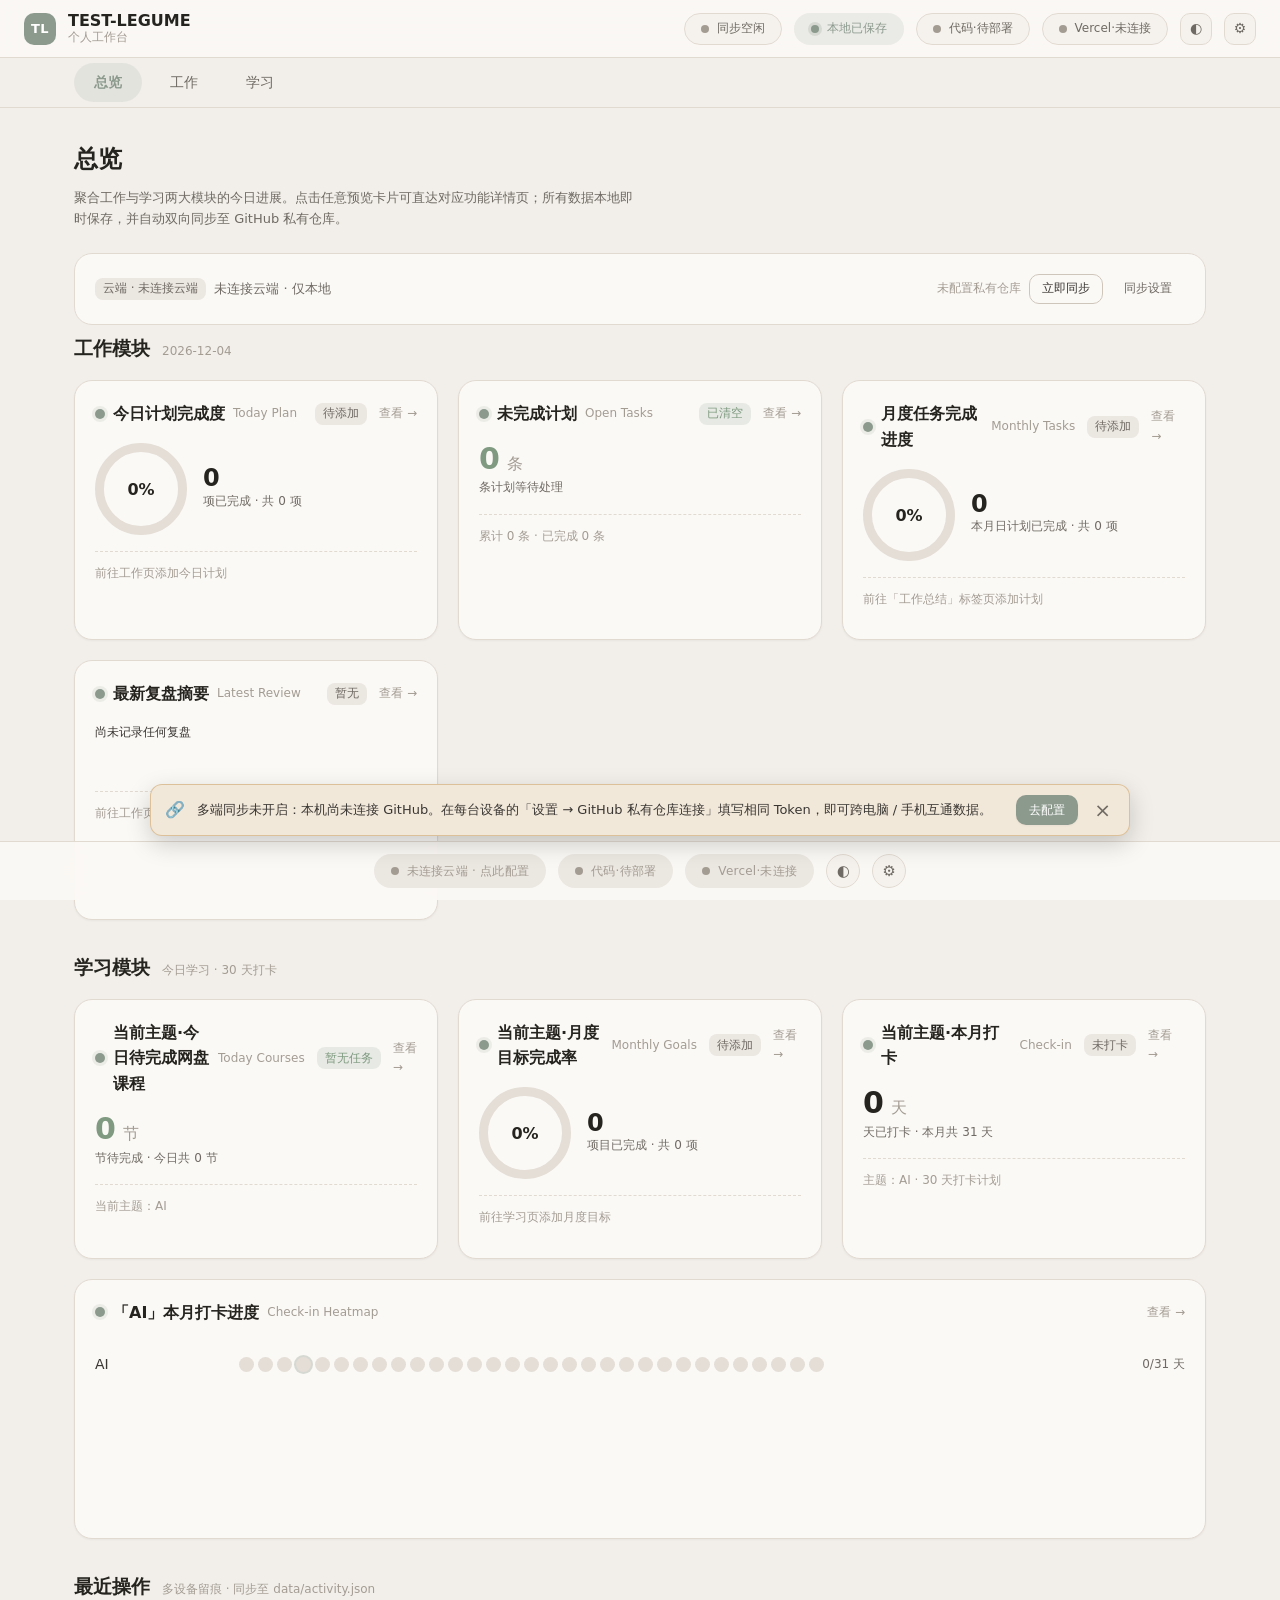
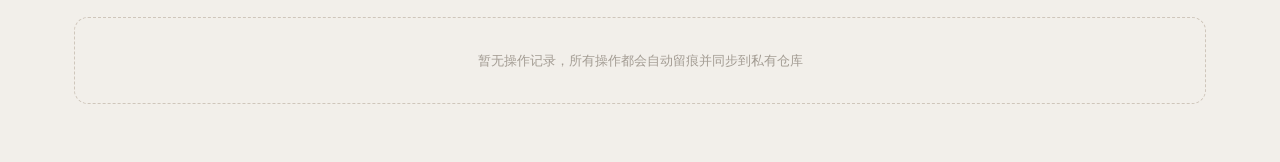
<file: index.html>
<!DOCTYPE html>
<html lang="zh-CN" data-theme="light">
<head>
<meta charset="UTF-8">
<meta name="viewport" content="width=device-width, initial-scale=1, viewport-fit=cover, user-scalable=no">
<meta name="description" content="TEST-LEGUME 个人工作台 · 总览">
<meta name="theme-color" content="#8C9A8E">
<meta name="apple-mobile-web-app-capable" content="yes">
<meta name="apple-mobile-web-app-status-bar-style" content="black-translucent">
<meta name="apple-mobile-web-app-title" content="LEGUME">
<meta name="mobile-web-app-capable" content="yes">
<link rel="manifest" href="manifest.json">
<link rel="apple-touch-icon" href="data:image/svg+xml,<svg xmlns='http://www.w3.org/2000/svg' viewBox='0 0 192 192'><rect width='192' height='192' rx='40' fill='%238C9A8E'/><text x='96' y='122' font-size='84' text-anchor='middle' fill='white' font-family='sans-serif' font-weight='bold'>TL</text></svg>">
<title>总览 · TEST-LEGUME 个人工作台</title>
<link rel="icon" href="data:image/svg+xml,<svg xmlns='http://www.w3.org/2000/svg' viewBox='0 0 32 32'><rect width='32' height='32' rx='8' fill='%238C9A8E'/><text x='16' y='22' font-size='15' text-anchor='middle' fill='white' font-family='sans-serif'>TL</text></svg>">
<link rel="stylesheet" href="./assets/css/tokens.css">
<link rel="stylesheet" href="./assets/css/app.css">
</head>
<body data-page="overview">

<main class="tl-main">
  <div class="tl-page-head">
    <h1 class="tl-page-title">总览</h1>
    <p class="tl-page-desc">聚合工作与学习两大模块的今日进展。点击任意预览卡片可直达对应功能详情页；所有数据本地即时保存，并自动双向同步至 GitHub 私有仓库。</p>
  </div>

  <!-- 云端同步状态（顶栏指示器之外的详情条） -->
  <section id="ov-sync"></section>

  <!-- 工作模块预览 -->
  <h2 class="tl-section-title">工作模块 <small id="ov-work-date"></small></h2>
  <section class="tl-grid tl-grid--3" id="ov-work"></section>

  <!-- 学习模块预览 -->
  <h2 class="tl-section-title">学习模块 <small>今日学习 · 30 天打卡</small></h2>
  <section class="tl-grid tl-grid--3" id="ov-study-metrics"></section>
  <section style="margin-top:20px" id="ov-study-topics"></section>

  <!-- 操作记录 -->
  <h2 class="tl-section-title">最近操作 <small>多设备留痕 · 同步至 data/activity.json</small></h2>
  <section id="ov-activity"></section>
</main>

<script src="./assets/js/kv.js"></script>
<script src="./assets/js/store.js"></script>
<script src="./assets/js/github.js"></script>
<script src="./assets/js/auth.js"></script>
<script src="./assets/js/media.js"></script>
<script src="./assets/js/sync.js"></script>
<script src="./assets/js/cloud.js"></script>
<script src="./assets/js/deploy.js"></script>
<script src="./assets/js/vercel.js"></script>
<script src="./assets/js/ui.js"></script>
<script src="./assets/js/pages/overview.js"></script>
<script src="./assets/js/app.js"></script>
</body>
</html>
</file>
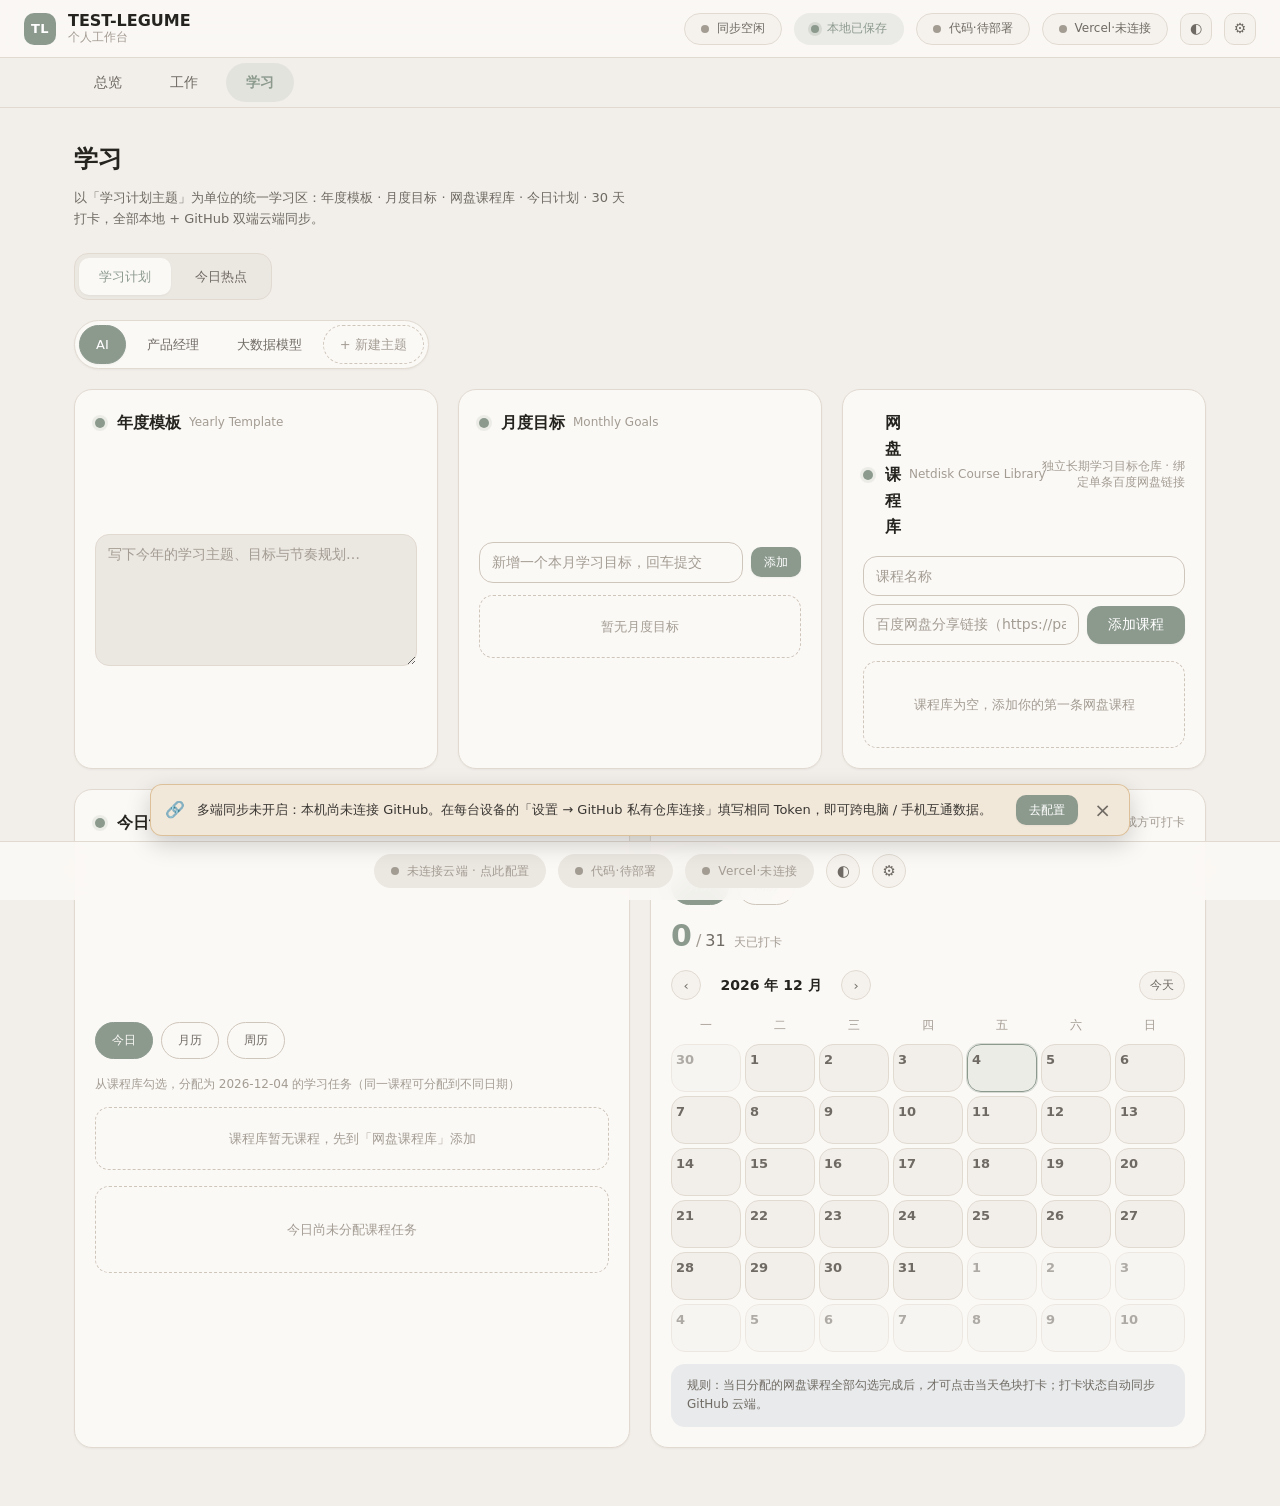
<file: study.html>
<!DOCTYPE html>
<html lang="zh-CN" data-theme="light">
<head>
<meta charset="UTF-8">
<meta name="viewport" content="width=device-width, initial-scale=1, viewport-fit=cover, user-scalable=no">
<meta name="description" content="TEST-LEGUME 个人工作台 · 学习">
<meta name="theme-color" content="#8C9A8E">
<meta name="apple-mobile-web-app-capable" content="yes">
<meta name="apple-mobile-web-app-status-bar-style" content="black-translucent">
<meta name="apple-mobile-web-app-title" content="LEGUME · 学习">
<meta name="mobile-web-app-capable" content="yes">
<link rel="manifest" href="manifest.json">
<link rel="apple-touch-icon" href="data:image/svg+xml,<svg xmlns='http://www.w3.org/2000/svg' viewBox='0 0 192 192'><rect width='192' height='192' rx='40' fill='%238C9A8E'/><text x='96' y='122' font-size='84' text-anchor='middle' fill='white' font-family='sans-serif' font-weight='bold'>TL</text></svg>">
<title>学习 · TEST-LEGUME 个人工作台</title>
<link rel="icon" href="data:image/svg+xml,<svg xmlns='http://www.w3.org/2000/svg' viewBox='0 0 32 32'><rect width='32' height='32' rx='8' fill='%238C9A8E'/><text x='16' y='22' font-size='15' text-anchor='middle' fill='white' font-family='sans-serif'>TL</text></svg>">
<link rel="stylesheet" href="./assets/css/tokens.css">
<link rel="stylesheet" href="./assets/css/app.css">
</head>
<body data-page="study">

<main class="tl-main">
  <div class="tl-page-head">
    <h1 class="tl-page-title">学习</h1>
    <p class="tl-page-desc">以「学习计划主题」为单位的统一学习区：年度模板 · 月度目标 · 网盘课程库 · 今日计划 · 30 天打卡，全部本地 + GitHub 双端云端同步。</p>
  </div>

  <!-- 子页面导航：学习计划（第一个子页面）/ 今日热点（后续） -->
  <div class="tl-tabs" id="sd-pages"></div>

  <!-- ===================== 学习计划 ===================== -->
  <section id="sd-plan-section">
    <!-- 主题切换条 -->
    <div class="sd-plan-bar" id="sd-plan-bar"></div>
    <!-- 五大板块 -->
    <div class="sd-plan-grid" id="sd-plan-grid"></div>
  </section>

  <!-- ===================== 今日热点 ===================== -->
  <section id="sd-hotspot-section" style="display:none">
    <div class="sd-hotspot-themes" id="sd-hotspot-themes"></div>
    <div id="sd-hotspots"></div>
  </section>
</main>

<script src="./assets/js/kv.js"></script>
<script src="./assets/js/store.js"></script>
<script src="./assets/js/github.js"></script>
<script src="./assets/js/auth.js"></script>
<script src="./assets/js/media.js"></script>
<script src="./assets/js/sync.js"></script>
<script src="./assets/js/cloud.js"></script>
<script src="./assets/js/deploy.js"></script>
<script src="./assets/js/vercel.js"></script>
<script src="./assets/js/ui.js"></script>
<script src="./assets/js/pages/study.js"></script>
<script src="./assets/js/app.js"></script>
</body>
</html>
</file>
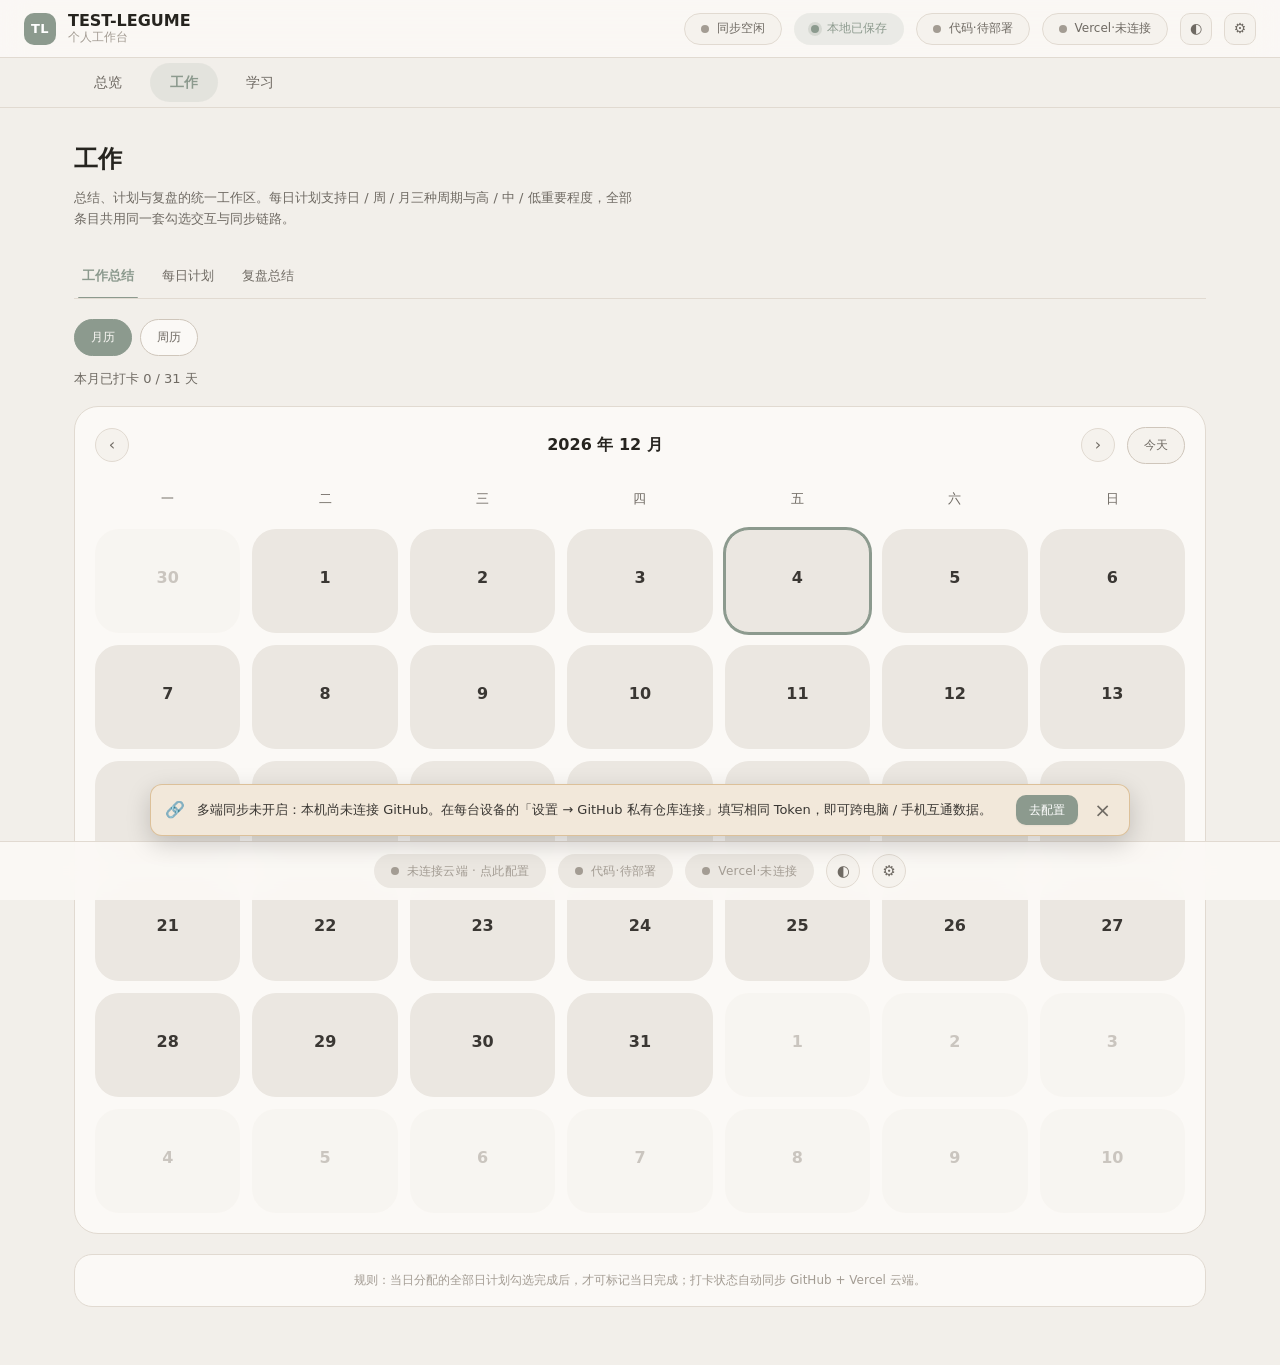
<file: work.html>
<!DOCTYPE html>
<html lang="zh-CN" data-theme="light">
<head>
<meta charset="UTF-8">
<meta name="viewport" content="width=device-width, initial-scale=1, viewport-fit=cover, user-scalable=no">
<meta name="description" content="TEST-LEGUME 个人工作台 · 工作">
<meta name="theme-color" content="#8C9A8E">
<meta name="apple-mobile-web-app-capable" content="yes">
<meta name="apple-mobile-web-app-status-bar-style" content="black-translucent">
<meta name="apple-mobile-web-app-title" content="LEGUME · 工作">
<meta name="mobile-web-app-capable" content="yes">
<link rel="manifest" href="manifest.json">
<link rel="apple-touch-icon" href="data:image/svg+xml,<svg xmlns='http://www.w3.org/2000/svg' viewBox='0 0 192 192'><rect width='192' height='192' rx='40' fill='%238C9A8E'/><text x='96' y='122' font-size='84' text-anchor='middle' fill='white' font-family='sans-serif' font-weight='bold'>TL</text></svg>">
<title>工作 · TEST-LEGUME 个人工作台</title>
<link rel="icon" href="data:image/svg+xml,<svg xmlns='http://www.w3.org/2000/svg' viewBox='0 0 32 32'><rect width='32' height='32' rx='8' fill='%238C9A8E'/><text x='16' y='22' font-size='15' text-anchor='middle' fill='white' font-family='sans-serif'>TL</text></svg>">
<link rel="stylesheet" href="./assets/css/tokens.css">
<link rel="stylesheet" href="./assets/css/app.css">
</head>
<body data-page="work">

<main class="tl-main">
  <div class="tl-page-head">
    <h1 class="tl-page-title">工作</h1>
    <p class="tl-page-desc">总结、计划与复盘的统一工作区。每日计划支持日 / 周 / 月三种周期与高 / 中 / 低重要程度，全部条目共用同一套勾选交互与同步链路。</p>
  </div>

  <div class="tl-tabs" id="wk-tabs"></div>

  <section id="wk-monthly-section">
    <div id="mo-filter"></div>
    <div id="mo-cal"></div>
    <div id="mo-week"></div>
  </section>

  <section id="wk-plans-section" style="display:none">
    <div id="wk-plans"></div>
  </section>

  <section id="wk-reviews-section" style="display:none">
    <div id="wk-reviews"></div>
  </section>
</main>

<script src="./assets/js/kv.js"></script>
<script src="./assets/js/store.js"></script>
<script src="./assets/js/github.js"></script>
<script src="./assets/js/auth.js"></script>
<script src="./assets/js/media.js"></script>
<script src="./assets/js/sync.js"></script>
<script src="./assets/js/cloud.js"></script>
<script src="./assets/js/deploy.js"></script>
<script src="./assets/js/vercel.js"></script>
<script src="./assets/js/ui.js"></script>
<script src="./assets/js/ai.js"></script>
<script src="./assets/js/review.js"></script>
<script src="./assets/js/review-upload.js"></script>
<script src="./assets/js/pages/monthly.js"></script>
<script src="./assets/js/pages/work.js"></script>
<script src="./assets/js/app.js"></script>
</body>
</html>
</file>
<file: assets/css/tokens.css>
/* =====================================================================
   TEST-LEGUME · 全局设计令牌 (Design Tokens) —— 唯一色彩与尺寸真源
   ---------------------------------------------------------------------
   强制规范：
   1. 全站莫兰迪色系，任何页面、任何模块禁止硬编码色值，只允许引用本文件变量。
   2. 五级色彩层级（严格区分，不得混用）：
        L1 正文文字      --c-text-body      正文、标题、关键数字
        L2 辅助说明文字  --c-text-sub       说明、副标题、时间戳（--c-text-muted 为更弱一档）
        L3 主按钮        --c-primary-*      页面唯一主行动点
        L4 次按钮        --c-secondary-*    次级、可逆操作
        L5 提示色        --c-tip-*          成功 / 警告 / 危险 / 信息
   3. 所有卡片、输入框、表单、按钮、弹窗、模块容器一律使用 --r-* 圆角。
   4. 深色主题复用同名语义变量，组件层无需写任何深色分支。
   ===================================================================== */

:root {
  /* ================= 莫兰迪原色板（低饱和灰调基色，仅供语义层引用） ================= */
  --mor-sage:       #8C9A8E;   /* 鼠尾草绿 · 品牌主色 */
  --mor-sage-deep:  #74836F;   /* 主色加深 */
  --mor-sage-light: #A8B5A8;   /* 主色提亮 */
  --mor-clay:       #B9A29B;   /* 陶土粉 */
  --mor-lilac:      #A79AA5;   /* 藕荷紫 */
  --mor-mist:       #93A7B8;   /* 雾霾蓝 */
  --mor-sand:       #D0BB98;   /* 燕麦沙 */
  --mor-rose:       #C08B87;   /* 干枯玫瑰 */
  --mor-stone:      #A39C93;   /* 灰岩 */

  /* ===================== L1 · 正文文字 ===================== */
  --c-text-body:    #3A3733;   /* 正文（最高对比，承载主要信息） */
  --c-text-strong:  #26241F;   /* 标题强调 */
  --c-text-invert:  #FBF9F6;   /* 深底反白文字 */

  /* ===================== L2 · 辅助说明文字 ===================== */
  --c-text-sub:     #6F6A63;   /* 辅助说明、副标题 */
  --c-text-muted:   #A39C93;   /* 弱化：占位符、时间戳、禁用 */

  /* ===================== L3 · 主按钮 ===================== */
  --c-primary:       var(--mor-sage);
  --c-primary-hover: var(--mor-sage-deep);
  --c-primary-text:  #FFFFFF;
  --c-primary-soft:  rgba(140, 154, 142, .14);   /* 主色浅底：选中态 / 标签 */
  --c-primary-ring:  rgba(140, 154, 142, .34);   /* 焦点环 */

  /* ===================== L4 · 次按钮 ===================== */
  --c-secondary-bg:       transparent;
  --c-secondary-bg-hover: rgba(140, 154, 142, .10);
  --c-secondary-border:   #CFC6BB;
  --c-secondary-text:     var(--c-text-body);

  /* ===================== L5 · 提示色（状态语义） ===================== */
  --c-tip-success:      #7F9A80;
  --c-tip-success-soft: rgba(127, 154, 128, .16);
  --c-tip-warning:      #C79A5B;
  --c-tip-warning-soft: rgba(199, 154, 91, .18);
  --c-tip-danger:       #B87370;
  --c-tip-danger-soft:  rgba(184, 115, 112, .16);
  --c-tip-info:         var(--mor-mist);
  --c-tip-info-soft:    rgba(147, 167, 184, .18);

  /* ===================== L6 · 计划重要等级色（莫兰迪柔和，适配深浅主题） ===================== */
  --c-level-high:       #B07A75;   /* 高优先级 · 重要紧急 · 深红 */
  --c-level-high-soft:  rgba(176, 122, 117, .16);
  --c-level-mid:        #C9A36A;   /* 中优先级 · 常规重点 · 橙黄 */
  --c-level-mid-soft:   rgba(201, 163, 106, .16);
  --c-level-low:        #A39C93;   /* 低优先级 · 普通事项 · 浅灰 */
  --c-level-low-soft:   rgba(163, 156, 147, .14);

  /* ===================== 界面容器 ===================== */
  --c-bg:          #F2EFEA;    /* 页面底色 */
  --c-bg-soft:     #EBE7E1;    /* 次级底色 */
  --c-surface:     #FBF9F6;    /* 卡片 / 弹窗表面 */
  --c-surface-2:   #F5F2ED;    /* 卡片内嵌区块 */
  --c-border:      #E1DAD1;    /* 常规描边 */
  --c-border-strong: #CFC6BB;  /* 输入框 / 次按钮描边 */
  --c-overlay:     rgba(38, 36, 31, .42);
  --c-track:       #E4DED6;    /* 进度条 / 热力图空格底 */

  /* ===================== 圆角（全站统一，禁止裸写 px） ===================== */
  --r-xs:   8px;    /* 标签、色块 */
  --r-sm:  10px;    /* 小按钮、热力图格 */
  --r-md:  14px;    /* 输入框、按钮、列表项 */
  --r-lg:  18px;    /* 卡片、模块容器 */
  --r-xl:  24px;    /* 弹窗、大面板 */
  --r-pill: 999px;  /* 胶囊：状态角标、导航项 */

  /* ===================== 间距刻度（4 的倍数） ===================== */
  --sp-1:  4px;
  --sp-2:  8px;
  --sp-3: 12px;
  --sp-4: 16px;
  --sp-5: 20px;
  --sp-6: 24px;
  --sp-7: 32px;
  --sp-8: 40px;
  --sp-9: 56px;

  /* ===================== 字体与排版刻度 ===================== */
  --font-sans: "PingFang SC", "HarmonyOS Sans SC", "Microsoft YaHei",
               -apple-system, BlinkMacSystemFont, "Segoe UI", "Noto Sans SC",
               system-ui, sans-serif;
  --font-mono: "JetBrains Mono", "SFMono-Regular", Consolas, "Courier New", monospace;

  --fs-display: 30px;   /* 关键数字 */
  --fs-h1:      24px;
  --fs-h2:      19px;
  --fs-h3:      16px;
  --fs-body:    14px;   /* 正文基准 */
  --fs-sub:     13px;   /* 辅助说明 */
  --fs-cap:     12px;   /* 标注 */

  --lh-tight: 1.28;
  --lh-base:  1.62;

  --fw-regular: 400;
  --fw-medium:  500;
  --fw-bold:    600;

  /* ===================== 阴影 / 动效 ===================== */
  --sh-1: 0 1px 2px rgba(58, 55, 51, .05);
  --sh-2: 0 6px 18px rgba(58, 55, 51, .07);
  --sh-3: 0 18px 44px rgba(58, 55, 51, .13);
  --ease: cubic-bezier(.16, 1, .3, 1);
  --dur:  .28s;
  --dur-fast: .16s;

  /* ===================== 布局 ===================== */
  --page-max:  1180px;
  --topbar-h:  58px;
  --nav-h:     50px;
  --card-min-h: 260px;   /* 全站卡片基准高度（不随内容收缩，同行等高） */
}

/* ===================== 深色主题：复用同名语义变量 ===================== */
html[data-theme="dark"] {
  --c-text-body:   #EAE5DE;
  --c-text-strong: #F7F3ED;
  --c-text-invert: #22201E;
  --c-text-sub:    #B2AAA0;
  --c-text-muted:  #857E75;

  --c-primary:       #9DB09F;
  --c-primary-hover: #B2C3B4;
  --c-primary-text:  #1F2420;
  --c-primary-soft:  rgba(157, 176, 159, .16);
  --c-primary-ring:  rgba(157, 176, 159, .38);

  --c-secondary-bg-hover: rgba(157, 176, 159, .12);
  --c-secondary-border:   #4A453F;

  --c-tip-success:      #93AE94;
  --c-tip-success-soft: rgba(147, 174, 148, .18);
  --c-tip-warning:      #D6AE74;
  --c-tip-warning-soft: rgba(214, 174, 116, .20);
  --c-tip-danger:       #CB8A87;
  --c-tip-danger-soft:  rgba(203, 138, 135, .18);
  --c-tip-info:         #A3B6C6;
  --c-tip-info-soft:    rgba(163, 182, 198, .20);

  --c-level-high:       #C98E89;
  --c-level-high-soft:  rgba(201, 142, 137, .18);
  --c-level-mid:        #D8B27A;
  --c-level-mid-soft:   rgba(216, 178, 122, .18);
  --c-level-low:        #9C958C;
  --c-level-low-soft:   rgba(156, 149, 140, .16);

  --c-bg:            #201E1C;
  --c-bg-soft:       #262421;
  --c-surface:       #2A2825;
  --c-surface-2:     #322F2B;
  --c-border:        #3A3733;
  --c-border-strong: #4A453F;
  --c-overlay:       rgba(0, 0, 0, .58);
  --c-track:         #38352F;

  --sh-1: 0 1px 2px rgba(0, 0, 0, .30);
  --sh-2: 0 6px 18px rgba(0, 0, 0, .34);
  --sh-3: 0 18px 44px rgba(0, 0, 0, .48);
}
</file>
<file: assets/css/app.css>
/* =====================================================================
   TEST-LEGUME · 全局组件样式
   本文件只消费 tokens.css 的变量，不出现任何硬编码色值 / 圆角 / 间距。
   任何后续细分模块必须复用此处组件类，保证全站视觉与交互完全一致。
   ===================================================================== */

/* ============================== 基础重置 ============================== */
*, *::before, *::after { box-sizing: border-box; }

html { -webkit-text-size-adjust: 100%; }

body {
  margin: 0;
  padding: 0;
  background: var(--c-bg);
  color: var(--c-text-body);
  font-family: var(--font-sans);
  font-size: var(--fs-body);
  line-height: var(--lh-base);
  -webkit-font-smoothing: antialiased;
  transition: background var(--dur) var(--ease), color var(--dur) var(--ease);
}

h1, h2, h3, h4, p, figure { margin: 0; }
button, input, select, textarea { font: inherit; color: inherit; }
a { color: inherit; text-decoration: none; }
small { font-size: var(--fs-cap); }

:focus-visible {
  outline: 2px solid var(--c-primary);
  outline-offset: 2px;
  border-radius: var(--r-xs);
}

::-webkit-scrollbar { width: 10px; height: 10px; }
::-webkit-scrollbar-thumb { background: var(--c-border-strong); border-radius: var(--r-pill); border: 3px solid transparent; background-clip: content-box; }
::-webkit-scrollbar-track { background: transparent; }

@media (prefers-reduced-motion: reduce) {
  *, *::before, *::after { animation-duration: .01ms !important; transition-duration: .01ms !important; }
}

/* ============================== 顶栏（常驻） ============================== */
.tl-topbar {
  position: sticky;
  top: 0;
  z-index: 40;
  height: var(--topbar-h);
  display: flex;
  align-items: center;
  gap: var(--sp-3);
  padding: 0 var(--sp-6);
  background: color-mix(in srgb, var(--c-surface) 88%, transparent);
  backdrop-filter: saturate(180%) blur(14px);
  -webkit-backdrop-filter: saturate(180%) blur(14px);
  border-bottom: 1px solid var(--c-border);
}

.tl-brand { display: flex; align-items: center; gap: var(--sp-3); margin-right: auto; }

.tl-brand__mark {
  width: 32px; height: 32px;
  display: grid; place-items: center;
  border-radius: var(--r-sm);
  background: var(--c-primary);
  color: var(--c-primary-text);
  font-size: var(--fs-sub);
  font-weight: var(--fw-bold);
  letter-spacing: .5px;
}

.tl-brand__name { font-size: var(--fs-h3); font-weight: var(--fw-bold); color: var(--c-text-strong); line-height: 1.2; }
.tl-brand__sub  { font-size: var(--fs-cap); color: var(--c-text-muted); line-height: 1.3; }

/* ---------- 云端同步状态指示器（全页面常驻） ---------- */
.tl-sync {
  display: inline-flex;
  align-items: center;
  gap: var(--sp-2);
  height: 32px;
  padding: 0 var(--sp-4);
  border: 1px solid var(--c-border);
  border-radius: var(--r-pill);
  background: var(--c-surface-2);
  color: var(--c-text-sub);
  font-size: var(--fs-cap);
  cursor: pointer;
  white-space: nowrap;
  transition: border-color var(--dur) var(--ease), background var(--dur) var(--ease), transform var(--dur) var(--ease);
}
.tl-sync:hover { transform: translateY(-1px); border-color: var(--c-border-strong); }

.tl-sync__dot {
  width: 8px; height: 8px;
  border-radius: var(--r-pill);
  background: var(--c-text-muted);
  flex: none;
}

.tl-sync[data-state="synced"]  { color: var(--c-tip-success); background: var(--c-tip-success-soft); border-color: transparent; }
.tl-sync[data-state="synced"]  .tl-sync__dot { background: var(--c-tip-success); }
.tl-sync[data-state="syncing"] { color: var(--c-tip-info);    background: var(--c-tip-info-soft);    border-color: transparent; }
.tl-sync[data-state="syncing"] .tl-sync__dot { background: var(--c-tip-info); animation: tl-pulse 1s infinite var(--ease); }
.tl-sync[data-state="pending"] { color: var(--c-tip-warning); background: var(--c-tip-warning-soft); border-color: transparent; }
.tl-sync[data-state="pending"] .tl-sync__dot { background: var(--c-tip-warning); }
.tl-sync[data-state="error"]   { color: var(--c-tip-danger);  background: var(--c-tip-danger-soft);  border-color: transparent; }
.tl-sync[data-state="error"]   .tl-sync__dot { background: var(--c-tip-danger); }
.tl-sync[data-state="offline"] { color: var(--c-text-sub);    background: var(--c-bg-soft); }
.tl-sync[data-state="offline"] .tl-sync__dot { background: var(--c-text-muted); }

/* Vercel 部署状态色（复用同一视觉规范） */
.tl-sync[data-state="ready"]    { color: var(--c-tip-success); background: var(--c-tip-success-soft); border-color: transparent; }
.tl-sync[data-state="ready"]    .tl-sync__dot { background: var(--c-tip-success); }
.tl-sync[data-state="building"] { color: var(--c-tip-info);    background: var(--c-tip-info-soft);    border-color: transparent; }
.tl-sync[data-state="building"] .tl-sync__dot { background: var(--c-tip-info); animation: tl-pulse 1s infinite var(--ease); }
.tl-sync[data-state="checking"] { color: var(--c-tip-info);    background: var(--c-tip-info-soft);    border-color: transparent; }
.tl-sync[data-state="checking"] .tl-sync__dot { background: var(--c-tip-info); animation: tl-pulse 1s infinite var(--ease); }
.tl-sync[data-state="unlinked"] { color: var(--c-tip-warning); background: var(--c-tip-warning-soft); border-color: transparent; }
.tl-sync[data-state="unlinked"] .tl-sync__dot { background: var(--c-tip-warning); }
.tl-sync[data-state="synced"]   .tl-sync__dot,
.tl-sync[data-state="ready"]    .tl-sync__dot { box-shadow: 0 0 0 3px color-mix(in srgb, currentColor 22%, transparent); }

@keyframes tl-pulse { 0%,100% { opacity: 1; transform: scale(1); } 50% { opacity: .35; transform: scale(.7); } }

/* ---------- 本地自动保存指示器（莫兰迪色系，与云端指示器同源视觉） ---------- */
.tl-local[data-state="saved"]  { color: var(--c-primary); background: var(--c-primary-soft); border-color: transparent; }
.tl-local[data-state="saved"]  .tl-sync__dot { background: var(--c-primary); box-shadow: 0 0 0 3px color-mix(in srgb, var(--c-primary) 22%, transparent); }
.tl-local[data-state="saving"] { color: var(--c-tip-warning); background: var(--c-tip-warning-soft); border-color: transparent; }
.tl-local[data-state="saving"] .tl-sync__dot { background: var(--c-tip-warning); animation: tl-pulse 1s infinite var(--ease); }

.tl-iconbtn {
  width: 32px; height: 32px;
  display: grid; place-items: center;
  border: 1px solid var(--c-border);
  border-radius: var(--r-sm);
  background: var(--c-surface-2);
  color: var(--c-text-sub);
  cursor: pointer;
  transition: transform var(--dur) var(--ease), border-color var(--dur) var(--ease), color var(--dur) var(--ease);
}
.tl-iconbtn:hover { transform: translateY(-1px); border-color: var(--c-border-strong); color: var(--c-text-body); }

/* ============================== 三大导航（常驻） ============================== */
.tl-nav {
  position: sticky;
  top: var(--topbar-h);
  z-index: 30;
  height: var(--nav-h);
  background: color-mix(in srgb, var(--c-bg) 90%, transparent);
  backdrop-filter: blur(10px);
  -webkit-backdrop-filter: blur(10px);
  border-bottom: 1px solid var(--c-border);
}

.tl-nav__inner {
  max-width: var(--page-max);
  height: 100%;
  margin: 0 auto;
  padding: 0 var(--sp-6);
  display: flex;
  align-items: center;
  gap: var(--sp-2);
}

.tl-nav__link {
  position: relative;
  padding: var(--sp-2) var(--sp-5);
  border-radius: var(--r-pill);
  color: var(--c-text-sub);
  font-size: var(--fs-body);
  font-weight: var(--fw-medium);
  transition: color var(--dur) var(--ease), background var(--dur) var(--ease);
}
.tl-nav__link:hover { color: var(--c-text-body); background: var(--c-secondary-bg-hover); }
.tl-nav__link.is-active { color: var(--c-primary); background: var(--c-primary-soft); font-weight: var(--fw-bold); }

/* ============================== 页面骨架 ============================== */
.tl-main {
  max-width: var(--page-max);
  margin: 0 auto;
  padding: var(--sp-7) var(--sp-6) var(--sp-9);
}

.tl-page-head { margin-bottom: var(--sp-6); }
.tl-page-title { font-size: var(--fs-h1); font-weight: var(--fw-bold); color: var(--c-text-strong); letter-spacing: -.2px; }
.tl-page-desc { margin-top: var(--sp-2); font-size: var(--fs-sub); color: var(--c-text-sub); max-width: 68ch; }

.tl-section-title {
  display: flex;
  align-items: baseline;
  gap: var(--sp-3);
  margin: var(--sp-7) 0 var(--sp-4);
  font-size: var(--fs-h2);
  font-weight: var(--fw-bold);
  color: var(--c-text-strong);
}
.tl-section-title:first-of-type { margin-top: var(--sp-2); }
.tl-section-title small { font-size: var(--fs-cap); font-weight: var(--fw-regular); color: var(--c-text-muted); }

.tl-grid { display: grid; gap: var(--sp-5); }
.tl-grid--2 { grid-template-columns: repeat(2, minmax(0, 1fr)); }
.tl-grid--3 { grid-template-columns: repeat(3, minmax(0, 1fr)); }
.tl-grid--4 { grid-template-columns: repeat(4, minmax(0, 1fr)); }

/* ============================== 卡片 / 模块容器 ============================== */
.tl-card {
  background: var(--c-surface);
  border: 1px solid var(--c-border);
  border-radius: var(--r-lg);
  padding: var(--sp-5);
  min-height: var(--card-min-h);
  box-shadow: var(--sh-1);
  display: flex; flex-direction: column;
  transition: transform var(--dur) var(--ease), box-shadow var(--dur) var(--ease), border-color var(--dur) var(--ease);
}

.tl-card--link { cursor: pointer; display: block; }
.tl-card--link:hover { transform: translateY(-3px); box-shadow: var(--sh-2); border-color: var(--c-border-strong); }
.tl-card--link:active { transform: translateY(-1px); }

.tl-card__head { display: flex; align-items: center; gap: var(--sp-3); margin-bottom: var(--sp-4); }
.tl-card__titles { display: flex; align-items: center; gap: var(--sp-2); min-width: 0; margin-right: auto; }
.tl-card__dot {
  width: 10px; height: 10px; flex: none;
  border-radius: var(--r-pill);
  background: var(--c-primary);
  box-shadow: 0 0 0 3px var(--c-primary-soft);
}
.tl-card__title { font-size: var(--fs-h3); font-weight: var(--fw-bold); color: var(--c-text-strong); }
.tl-card__sub { font-size: var(--fs-cap); color: var(--c-text-muted); white-space: nowrap; }
.tl-card__go { font-size: var(--fs-cap); color: var(--c-text-muted); transition: transform var(--dur) var(--ease), color var(--dur) var(--ease); }
.tl-card--link:hover .tl-card__go { color: var(--c-primary); transform: translateX(3px); }

.tl-card__body { display: flex; align-items: center; gap: var(--sp-4); flex: 1; min-height: 0; }
.tl-card__foot { margin-top: var(--sp-4); padding-top: var(--sp-3); border-top: 1px dashed var(--c-border); font-size: var(--fs-cap); color: var(--c-text-muted); }
.tl-card > .tl-empty { flex: 1; display: flex; align-items: center; justify-content: center; }

.tl-panel {
  background: var(--c-surface);
  border: 1px solid var(--c-border);
  border-radius: var(--r-lg);
  padding: var(--sp-5);
}

.tl-subpanel {
  background: var(--c-surface-2);
  border: 1px solid var(--c-border);
  border-radius: var(--r-md);
  padding: var(--sp-4);
}

/* ---------- 关键指标 ---------- */
.tl-metric { display: flex; flex-direction: column; gap: var(--sp-1); }
.tl-metric__value {
  font-size: var(--fs-display);
  font-weight: var(--fw-bold);
  line-height: 1.05;
  color: var(--c-text-strong);
  font-variant-numeric: tabular-nums;
}
.tl-metric__value small { font-size: var(--fs-h3); font-weight: var(--fw-medium); color: var(--c-text-muted); margin-left: 2px; }
.tl-metric__label { font-size: var(--fs-cap); color: var(--c-text-sub); }
.tl-metric--success .tl-metric__value { color: var(--c-tip-success); }
.tl-metric--warning .tl-metric__value { color: var(--c-tip-warning); }
.tl-metric--danger  .tl-metric__value { color: var(--c-tip-danger); }
.tl-metric--info    .tl-metric__value { color: var(--c-tip-info); }

/* ---------- 进度环 ---------- */
.tl-ring { flex: none; display: block; }
.tl-ring__track { fill: none; stroke: var(--c-track); }
.tl-ring__bar {
  fill: none;
  stroke: var(--c-primary);
  stroke-linecap: round;
  transform: rotate(-90deg);
  transform-origin: 50% 50%;
  transition: stroke-dashoffset .9s var(--ease);
}
.tl-ring__label { font-size: var(--fs-h3); font-weight: var(--fw-bold); fill: var(--c-text-strong); }

/* ---------- 线性进度条 ---------- */
.tl-progress-row { display: flex; align-items: center; gap: var(--sp-3); font-size: var(--fs-cap); color: var(--c-text-sub); }
.tl-progress { flex: 1; height: 8px; border-radius: var(--r-pill); background: var(--c-track); overflow: hidden; }
.tl-progress__bar { display: block; height: 100%; width: 0; border-radius: var(--r-pill); background: var(--c-primary); transition: width .9s var(--ease); }

/* ---------- 30 天打卡热力图 ---------- */
.tl-heat { display: flex; flex-wrap: wrap; gap: 4px; }
.tl-heat__cell {
  width: 15px; height: 15px;
  border-radius: var(--r-sm);
  background: var(--c-track);
  transition: transform var(--dur-fast) var(--ease), background var(--dur) var(--ease);
}
.tl-heat__cell:hover { transform: scale(1.22); }
.tl-heat__cell.is-on { background: var(--c-primary); }
.tl-heat__cell.is-today { box-shadow: 0 0 0 2px var(--c-primary-ring); }

.tl-topic-row {
  display: flex;
  align-items: center;
  gap: var(--sp-4);
  padding: var(--sp-3) 0;
  border-bottom: 1px dashed var(--c-border);
}
.tl-topic-row:last-child { border-bottom: 0; }
.tl-topic-row__name { width: 128px; flex: none; font-weight: var(--fw-medium); color: var(--c-text-body); overflow: hidden; text-overflow: ellipsis; white-space: nowrap; }
.tl-topic-row__rate { margin-left: auto; font-size: var(--fs-cap); color: var(--c-text-sub); font-variant-numeric: tabular-nums; white-space: nowrap; }

/* ============================== 按钮（L3 主 / L4 次 / 幽灵 / 危险） ============================== */
.tl-btn {
  display: inline-flex;
  align-items: center;
  justify-content: center;
  gap: var(--sp-2);
  height: 38px;
  padding: 0 var(--sp-5);
  border: 1px solid transparent;
  border-radius: var(--r-md);
  font-size: var(--fs-body);
  font-weight: var(--fw-medium);
  cursor: pointer;
  white-space: nowrap;
  transition: transform var(--dur) var(--ease), background var(--dur) var(--ease),
              border-color var(--dur) var(--ease), color var(--dur) var(--ease), box-shadow var(--dur) var(--ease);
}
.tl-btn:hover { transform: translateY(-1px); }
.tl-btn:active { transform: translateY(0); }
.tl-btn[disabled] { opacity: .5; cursor: not-allowed; transform: none; }

.tl-btn--primary { background: var(--c-primary); color: var(--c-primary-text); box-shadow: var(--sh-1); }
.tl-btn--primary:hover { background: var(--c-primary-hover); box-shadow: var(--sh-2); }

.tl-btn--secondary { background: var(--c-secondary-bg); color: var(--c-secondary-text); border-color: var(--c-secondary-border); }
.tl-btn--secondary:hover { background: var(--c-secondary-bg-hover); border-color: var(--c-primary); color: var(--c-primary); }

.tl-btn--ghost { background: transparent; color: var(--c-text-sub); }
.tl-btn--ghost:hover { background: var(--c-secondary-bg-hover); color: var(--c-text-body); }

.tl-btn--danger { background: var(--c-tip-danger-soft); color: var(--c-tip-danger); border-color: transparent; }
.tl-btn--danger:hover { background: var(--c-tip-danger); color: var(--c-text-invert); }

.tl-btn--sm { height: 30px; padding: 0 var(--sp-3); font-size: var(--fs-cap); border-radius: var(--r-sm); }
.tl-btn--block { width: 100%; }

/* ============================== 表单 / 输入框 ============================== */
.tl-field { display: block; margin-bottom: var(--sp-4); }
.tl-field__label { display: block; margin-bottom: var(--sp-2); font-size: var(--fs-sub); font-weight: var(--fw-medium); color: var(--c-text-body); }
.tl-field__tip { margin-top: var(--sp-2); font-size: var(--fs-cap); color: var(--c-text-muted); }

.tl-input, .tl-select, .tl-textarea {
  width: 100%;
  min-height: 38px;
  padding: var(--sp-2) var(--sp-3);
  background: var(--c-surface);
  border: 1px solid var(--c-border-strong);
  border-radius: var(--r-md);
  color: var(--c-text-body);
  font-size: var(--fs-body);
  transition: border-color var(--dur) var(--ease), box-shadow var(--dur) var(--ease), background var(--dur) var(--ease);
}
.tl-input::placeholder, .tl-textarea::placeholder { color: var(--c-text-muted); }
.tl-input:focus, .tl-select:focus, .tl-textarea:focus {
  outline: none;
  border-color: var(--c-primary);
  box-shadow: 0 0 0 3px var(--c-primary-ring);
}
.tl-textarea { min-height: 96px; resize: vertical; line-height: var(--lh-base); }
.tl-select { appearance: none; padding-right: var(--sp-6); cursor: pointer;
  background-image: linear-gradient(45deg, transparent 50%, var(--c-text-muted) 50%), linear-gradient(135deg, var(--c-text-muted) 50%, transparent 50%);
  background-position: calc(100% - 16px) 16px, calc(100% - 11px) 16px;
  background-size: 5px 5px, 5px 5px;
  background-repeat: no-repeat;
}

.tl-inline-form { display: flex; flex-wrap: wrap; gap: var(--sp-2); align-items: center; }
.tl-inline-form .tl-input, .tl-inline-form .tl-select { width: auto; flex: 1; min-width: 160px; }

/* ============================== 统一任务项（全站唯一勾选交互） ============================== */
.tl-task {
  display: flex;
  align-items: center;
  gap: var(--sp-3);
  padding: var(--sp-3) var(--sp-4);
  background: var(--c-surface);
  border: 1px solid var(--c-border);
  border-radius: var(--r-md);
  margin-bottom: var(--sp-2);
  transition: border-color var(--dur) var(--ease), background var(--dur) var(--ease), opacity var(--dur) var(--ease);
}
.tl-task:hover { border-color: var(--c-border-strong); }
.tl-task:last-child { margin-bottom: 0; }

.tl-check {
  width: 19px; height: 19px;
  flex: none;
  position: relative;
  border: 1.5px solid var(--c-border-strong);
  border-radius: var(--r-xs);
  background: transparent;
  cursor: pointer;
  transition: background var(--dur) var(--ease), border-color var(--dur) var(--ease), transform var(--dur-fast) var(--ease);
}
.tl-check:hover { border-color: var(--c-primary); transform: scale(1.08); }
.tl-check::after {
  content: '';
  position: absolute;
  left: 5px; top: 1px;
  width: 5px; height: 10px;
  border: solid var(--c-primary-text);
  border-width: 0 2px 2px 0;
  transform: rotate(45deg) scale(0);
  transition: transform var(--dur) var(--ease);
}

.tl-task__body { flex: 1; min-width: 0; display: flex; flex-direction: column; }
.tl-task__text { color: var(--c-text-body); word-break: break-word; cursor: pointer; }
.tl-task__note { font-size: var(--fs-cap); color: var(--c-text-muted); margin-top: 2px; word-break: break-word; }
.tl-task__meta { font-size: var(--fs-cap); color: var(--c-text-muted); white-space: nowrap; }

.tl-task__del {
  width: 24px; height: 24px;
  flex: none;
  display: grid; place-items: center;
  border: 0;
  border-radius: var(--r-xs);
  background: transparent;
  color: var(--c-text-muted);
  font-size: var(--fs-h3);
  line-height: 1;
  cursor: pointer;
  opacity: 0;
  transition: opacity var(--dur) var(--ease), background var(--dur) var(--ease), color var(--dur) var(--ease);
}
.tl-task:hover .tl-task__del { opacity: 1; }
.tl-task__del:hover { background: var(--c-tip-danger-soft); color: var(--c-tip-danger); }

/* 编辑按钮：与删除按钮同款胶囊，悬停显形，主色高亮（全站统一） */
.tl-task__edit {
  width: 24px; height: 24px; flex: none;
  display: grid; place-items: center;
  border: 0;
  border-radius: var(--r-xs);
  background: transparent;
  color: var(--c-text-muted);
  font-size: 15px; line-height: 1;
  cursor: pointer;
  opacity: 0;
  transition: opacity var(--dur) var(--ease), background var(--dur) var(--ease), color var(--dur) var(--ease);
}
.tl-task:hover .tl-task__edit { opacity: 1; }
.tl-task__edit:hover { background: var(--c-primary-soft); color: var(--c-primary); }

/* 重要程度底色（高=深红 / 中=橙黄 / 低=浅灰，均取莫兰迪柔和淡色，暗色主题由同名变量自动适配） */
.tl-task--level-high { background: var(--c-level-high-soft); border-color: color-mix(in srgb, var(--c-level-high) 34%, transparent); }
.tl-task--level-mid  { background: var(--c-level-mid-soft);  border-color: color-mix(in srgb, var(--c-level-mid) 34%, transparent); }
.tl-task--level-low  { background: var(--c-level-low-soft);  border-color: color-mix(in srgb, var(--c-level-low) 30%, transparent); }
.tl-task--level-high:hover { border-color: var(--c-level-high); }
.tl-task--level-mid:hover  { border-color: var(--c-level-mid); }
.tl-task--level-low:hover  { border-color: var(--c-level-low); }
/* 等级文案（meta 位）跟随等级主色 */
.tl-task--level-high .tl-task__meta { color: var(--c-level-high); font-weight: var(--fw-medium); }
.tl-task--level-mid  .tl-task__meta { color: var(--c-level-mid);  font-weight: var(--fw-medium); }
.tl-task--level-low  .tl-task__meta { color: var(--c-level-low); }

/* 勾选完成态：主色填充 + 灰化 + 删除线（全站统一） */
.tl-task.is-done { background: var(--c-surface-2); }
.tl-task.is-done .tl-check { background: var(--c-primary); border-color: var(--c-primary); }
.tl-task.is-done .tl-check::after { transform: rotate(45deg) scale(1); }
.tl-task.is-done .tl-task__text { color: var(--c-text-muted); text-decoration: line-through; text-decoration-thickness: 1px; }
/* 完成后统一淡化：等级底色让位于灰底，删除线 + 文字淡化保持全站一致 */
.tl-task.is-done.tl-task--level-high,
.tl-task.is-done.tl-task--level-mid,
.tl-task.is-done.tl-task--level-low { background: var(--c-surface-2); border-color: var(--c-border); opacity: .72; }
.tl-task.is-done .tl-task__meta { color: var(--c-text-muted) !important; font-weight: var(--fw-regular); text-decoration: line-through; }
.tl-task.is-done .tl-task__note { color: var(--c-text-muted); text-decoration: line-through; }

/* ============================== 标签 / 空态 / 键值行 ============================== */
.tl-tag {
  display: inline-flex; align-items: center;
  height: 22px; padding: 0 var(--sp-2);
  border-radius: var(--r-xs);
  background: var(--c-primary-soft);
  color: var(--c-primary);
  font-size: var(--fs-cap);
  font-weight: var(--fw-medium);
  white-space: nowrap;
}
.tl-tag--sub     { background: var(--c-bg-soft);          color: var(--c-text-sub); }
.tl-tag--success { background: var(--c-tip-success-soft); color: var(--c-tip-success); }
.tl-tag--warning { background: var(--c-tip-warning-soft); color: var(--c-tip-warning); }
.tl-tag--danger  { background: var(--c-tip-danger-soft);  color: var(--c-tip-danger); }
.tl-tag--info    { background: var(--c-tip-info-soft);    color: var(--c-tip-info); }

.tl-empty {
  padding: var(--sp-7) var(--sp-4);
  border: 1px dashed var(--c-border-strong);
  border-radius: var(--r-md);
  text-align: center;
  color: var(--c-text-muted);
  font-size: var(--fs-sub);
}

.tl-kv { display: flex; align-items: center; justify-content: space-between; gap: var(--sp-4); padding: var(--sp-2) 0; font-size: var(--fs-sub); }
.tl-kv > span { color: var(--c-text-sub); }
.tl-kv > b { color: var(--c-text-body); font-weight: var(--fw-medium); word-break: break-all; text-align: right; }

.tl-sub  { color: var(--c-text-sub); font-size: var(--fs-sub); }
.tl-muted { color: var(--c-text-muted); font-size: var(--fs-cap); }

.tl-note {
  margin-top: var(--sp-3);
  padding: var(--sp-3) var(--sp-4);
  border-radius: var(--r-md);
  background: var(--c-tip-info-soft);
  color: var(--c-text-sub);
  font-size: var(--fs-cap);
  line-height: var(--lh-base);
}

/* ============================== 标签页 ============================== */
.tl-tabs {
  display: flex;
  gap: var(--sp-1);
  padding: var(--sp-1);
  margin-bottom: var(--sp-5);
  background: var(--c-bg-soft);
  border: 1px solid var(--c-border);
  border-radius: var(--r-md);
  width: fit-content;
  max-width: 100%;
  overflow-x: auto;
}
.tl-tab {
  padding: var(--sp-2) var(--sp-5);
  border: 0;
  border-radius: var(--r-sm);
  background: transparent;
  color: var(--c-text-sub);
  font-size: var(--fs-sub);
  font-weight: var(--fw-medium);
  cursor: pointer;
  white-space: nowrap;
  transition: background var(--dur) var(--ease), color var(--dur) var(--ease);
}
.tl-tab:hover { color: var(--c-text-body); }
.tl-tab.is-active { background: var(--c-surface); color: var(--c-primary); box-shadow: var(--sh-1); }

/* 工作页顶层标签：激活态采用「下划线高亮」，与全站分段标签（药丸态）区分 */
#wk-tabs {
  width: 100%;
  max-width: 100%;
  background: transparent;
  border: 0;
  border-bottom: 1px solid var(--c-border);
  border-radius: 0;
  padding: 0 var(--sp-1);
  gap: var(--sp-5);
  margin-bottom: var(--sp-5);
  overflow-x: auto;
}
#wk-tabs .tl-tab {
  border-radius: 0;
  padding: var(--sp-3) var(--sp-1);
  color: var(--c-text-sub);
  position: relative;
  background: transparent;
}
#wk-tabs .tl-tab:hover { color: var(--c-text-body); background: transparent; }
#wk-tabs .tl-tab.is-active {
  background: transparent;
  color: var(--c-primary);
  box-shadow: none;
  font-weight: var(--fw-bold);
}
#wk-tabs .tl-tab.is-active::after {
  content: '';
  position: absolute;
  left: 0; right: 0; bottom: -1px;
  height: 2px;
  background: var(--c-primary);
  border-radius: 2px;
}

/* ============================== 弹窗 ============================== */
.tl-modal { position: fixed; inset: 0; z-index: 80; display: grid; place-items: center; padding: var(--sp-5); }
.tl-modal__mask { position: absolute; inset: 0; background: var(--c-overlay); animation: tl-fade var(--dur) var(--ease); }

.tl-modal__panel {
  position: relative;
  width: min(520px, 100%);
  max-height: 86vh;
  display: flex;
  flex-direction: column;
  background: var(--c-surface);
  border: 1px solid var(--c-border);
  border-radius: var(--r-xl);
  box-shadow: var(--sh-3);
  animation: tl-rise var(--dur) var(--ease);
  overflow: hidden;
}
.tl-modal__panel--wide { width: min(680px, 100%); }

.tl-modal__head { display: flex; align-items: center; gap: var(--sp-3); padding: var(--sp-5) var(--sp-6); border-bottom: 1px solid var(--c-border); }
.tl-modal__title { flex: 1; font-size: var(--fs-h2); font-weight: var(--fw-bold); color: var(--c-text-strong); }
.tl-modal__close { font-size: var(--fs-h2); line-height: 1; }
.tl-modal__body { padding: var(--sp-5) var(--sp-6); overflow-y: auto; }
.tl-modal__foot { display: flex; justify-content: flex-end; gap: var(--sp-2); padding: var(--sp-4) var(--sp-6); border-top: 1px solid var(--c-border); background: var(--c-surface-2); }

@keyframes tl-fade { from { opacity: 0; } to { opacity: 1; } }
@keyframes tl-rise { from { opacity: 0; transform: translateY(14px) scale(.985); } to { opacity: 1; transform: none; } }

.tl-setting-group { margin-bottom: var(--sp-6); }
.tl-setting-group:last-child { margin-bottom: 0; }
.tl-setting-group__title {
  margin-bottom: var(--sp-4);
  padding-bottom: var(--sp-2);
  border-bottom: 1px solid var(--c-border);
  font-size: var(--fs-h3);
  font-weight: var(--fw-bold);
  color: var(--c-text-strong);
}

/* ============================== 历史版本条目 ============================== */
.tl-history-item {
  display: flex;
  align-items: center;
  gap: var(--sp-4);
  padding: var(--sp-3) var(--sp-4);
  margin-bottom: var(--sp-2);
  background: var(--c-surface-2);
  border: 1px solid var(--c-border);
  border-radius: var(--r-md);
}
.tl-history-item__main { flex: 1; min-width: 0; }
.tl-history-item__msg { font-size: var(--fs-sub); color: var(--c-text-body); overflow: hidden; text-overflow: ellipsis; white-space: nowrap; }
.tl-history-item__sha { margin-top: 2px; font-family: var(--font-mono); font-size: var(--fs-cap); color: var(--c-text-muted); }

/* ============================== Toast ============================== */
.tl-toasts { position: fixed; right: var(--sp-5); bottom: var(--sp-5); z-index: 90; display: flex; flex-direction: column; gap: var(--sp-2); pointer-events: none; }
.tl-toast {
  display: flex; align-items: center; gap: var(--sp-2);
  padding: var(--sp-3) var(--sp-4);
  background: var(--c-surface);
  border: 1px solid var(--c-border);
  border-radius: var(--r-md);
  box-shadow: var(--sh-2);
  font-size: var(--fs-sub);
  color: var(--c-text-body);
  animation: tl-slide var(--dur) var(--ease);
  max-width: 340px;
}
.tl-toast__dot { width: 7px; height: 7px; border-radius: var(--r-pill); background: var(--c-tip-info); flex: none; }
.tl-toast--success .tl-toast__dot { background: var(--c-tip-success); }
.tl-toast--warn    .tl-toast__dot { background: var(--c-tip-warning); }
.tl-toast--error   .tl-toast__dot { background: var(--c-tip-danger); }
@keyframes tl-slide { from { opacity: 0; transform: translateX(18px); } to { opacity: 1; transform: none; } }

/* ============================== 操作记录 ============================== */
.tl-activity { display: flex; flex-direction: column; }
.tl-activity__item { display: flex; align-items: center; gap: var(--sp-3); padding: var(--sp-2) 0; border-bottom: 1px dashed var(--c-border); font-size: var(--fs-sub); }
.tl-activity__item:last-child { border-bottom: 0; }
.tl-activity__time { font-family: var(--font-mono); font-size: var(--fs-cap); color: var(--c-text-muted); flex: none; }
.tl-activity__text { flex: 1; color: var(--c-text-body); overflow: hidden; text-overflow: ellipsis; white-space: nowrap; }

/* ============================== 扩展位提示（后续细分模块挂载点） ============================== */
.tl-slot {
  padding: var(--sp-5);
  border: 1px dashed var(--c-border-strong);
  border-radius: var(--r-lg);
  background: var(--c-surface-2);
  color: var(--c-text-sub);
  font-size: var(--fs-sub);
}
.tl-slot__title { font-weight: var(--fw-bold); color: var(--c-text-body); margin-bottom: var(--sp-2); }

/* ============================== 响应式 ============================== */
@media (max-width: 900px) {
  .tl-grid--3, .tl-grid--4 { grid-template-columns: repeat(2, minmax(0, 1fr)); }
  .sd-plan-grid { grid-template-columns: repeat(2, minmax(0, 1fr)); }
  .sd-plan-grid > .sd-board { grid-column: auto; }
}

@media (max-width: 640px) {
  .tl-topbar { padding: 0 var(--sp-4); gap: var(--sp-2); }
  .tl-brand__sub { display: none; }
  .tl-sync__text { max-width: 96px; overflow: hidden; text-overflow: ellipsis; }
  .tl-nav__inner { padding: 0 var(--sp-4); }
  .tl-nav__link { padding: var(--sp-2) var(--sp-4); }
  .tl-main { padding: var(--sp-5) var(--sp-4) var(--sp-8); }
  .tl-grid--2, .tl-grid--3, .tl-grid--4 { grid-template-columns: minmax(0, 1fr); }
  .sd-plan-grid { grid-template-columns: minmax(0, 1fr); }
  .sd-plan-grid > .sd-board { grid-column: auto; }
  .tl-topic-row { flex-wrap: wrap; gap: var(--sp-2); }
  .tl-topic-row__name { width: auto; }
  .tl-modal { padding: var(--sp-3); }
  /* 移动端 Toast 底部居中，宽度自适应，不遮挡输入框/日历/按钮（容器 pointer-events:none） */
  .tl-toasts { left: 50%; right: auto; transform: translateX(-50%); align-items: center; }
  .tl-toast { max-width: min(92vw, 420px); }
}

/* ============================== 部署 / 登录辅助组件 ============================== */
.tl-setting-group__subtitle {
  margin: var(--sp-5) 0 var(--sp-2);
  font-size: var(--fs-cap);
  font-weight: 600;
  letter-spacing: .04em;
  color: var(--c-text-strong);
}
.tl-setting-group__subtitle::before {
  content: '';
  display: inline-block;
  width: 6px; height: 6px;
  margin-right: var(--sp-2);
  border-radius: var(--r-pill);
  background: var(--c-primary);
  vertical-align: middle;
}

/* GitHub 设备码登录框 */
.tl-login-code {
  display: flex;
  flex-direction: column;
  gap: var(--sp-3);
  padding: var(--sp-5);
  margin: var(--sp-4) 0;
  border: 1px dashed var(--c-border-strong);
  border-radius: var(--r-lg);
  background: var(--c-bg-soft);
}
.tl-login-code__link {
  font-size: var(--fs-cap);
  color: var(--c-primary);
  word-break: break-all;
}
.tl-login-code__value {
  align-self: flex-start;
  font-family: var(--font-mono);
  font-size: var(--fs-lg);
  font-weight: 700;
  letter-spacing: .18em;
  padding: var(--sp-3) var(--sp-6);
  border-radius: var(--r-md);
  background: var(--c-surface-2);
  border: 1px solid var(--c-border);
  color: var(--c-text-strong);
}

/* 部署 / Vercel 状态子面板 */
.tl-subpanel {
  padding: var(--sp-3) var(--sp-4);
  border: 1px solid var(--c-border);
  border-radius: var(--r-md);
  background: var(--c-bg-soft);
  font-size: var(--fs-cap);
  color: var(--c-text-sub);
}

/* ============================== 复盘总结模块 ============================== */
.tl-review-bar {
  display: flex;
  align-items: center;
  justify-content: space-between;
  gap: var(--sp-3);
  flex-wrap: wrap;
  margin-bottom: var(--sp-5);
}
.tl-review-bar__hint { font-size: var(--fs-cap); color: var(--c-text-sub); }

/* 复盘总结 · 头部（标题 + 类型筛选 + 新建，与示意图一致） */
.tl-review-head {
  display: flex; align-items: center; gap: var(--sp-3); flex-wrap: wrap;
  margin-bottom: var(--sp-5);
}
.tl-review-title { margin: 0; font-size: var(--fs-h3); font-weight: var(--fw-bold); color: var(--c-text-strong); line-height: 1.2; }
.tl-review-title::before {
  content: '';
  display: inline-block;
  width: 10px; height: 10px;
  margin-right: var(--sp-2);
  border-radius: var(--r-pill);
  background: var(--c-primary);
  box-shadow: 0 0 0 3px var(--c-primary-soft);
  vertical-align: middle;
}
.tl-review-filter { flex: 1 1 auto; display: flex; justify-content: center; min-width: 0; }
.tl-review-head .tl-btn--primary { flex: 0 0 auto; }
@media (max-width: 640px) {
  .tl-review-head { gap: var(--sp-2); }
  .tl-review-title { flex: 1 1 auto; }
  .tl-review-filter { flex-basis: 100%; order: 3; justify-content: flex-start; }
}

/* 复盘总结 · 空态大卡片（与截图一致：大圆角虚线占位） */
.tl-review-empty {
  padding: var(--sp-9) var(--sp-4);
  border: 1px dashed var(--c-border-strong);
  border-radius: var(--r-xl);
  background: var(--c-surface);
  text-align: center;
  color: var(--c-text-muted);
  font-size: var(--fs-sub);
}

/* 新建复盘 · 类型选择弹窗 */
.tl-type-chooser { display: grid; grid-template-columns: repeat(3, 1fr); gap: var(--sp-3); }
@media (max-width: 560px) { .tl-type-chooser { grid-template-columns: 1fr; } }
.tl-type-card {
  display: flex;
  flex-direction: column;
  gap: var(--sp-2);
  text-align: left;
  padding: var(--sp-4);
  border: 1px solid var(--c-border);
  border-radius: var(--r-lg);
  background: var(--c-surface);
  cursor: pointer;
  transition: border-color .2s var(--ease), transform .2s var(--ease), box-shadow .2s var(--ease);
}
.tl-type-card:hover { border-color: var(--c-primary); transform: translateY(-2px); box-shadow: var(--shadow-2); }
.tl-type-card__title { font-weight: var(--fw-bold); font-size: var(--fs-body); color: var(--c-text-strong); }
.tl-type-card__hint { font-size: var(--fs-cap); color: var(--c-text-sub); }

.tl-review-card {
  padding: var(--sp-4) var(--sp-5);
  border: 1px solid var(--c-border);
  border-radius: var(--r-lg);
  background: var(--c-surface);
  box-shadow: var(--sh-1);
  min-height: var(--card-min-h);
  transition: transform .2s var(--ease), box-shadow .2s var(--ease);
  display: flex; flex-direction: column;
}
.tl-review-card:hover { transform: translateY(-2px); box-shadow: var(--sh-2); }
.tl-review-card__head { display: flex; align-items: center; gap: var(--sp-2); flex-wrap: wrap; }
.tl-review-card__title { font-weight: 600; color: var(--c-text-strong); }
.tl-review-card__head .tl-muted { margin-left: auto; font-size: var(--fs-cap); }
.tl-review-card__summary {
  margin: var(--sp-2) 0 var(--sp-3);
  color: var(--c-text-body);
  font-size: var(--fs-cap);
  display: -webkit-box; -webkit-line-clamp: 2; -webkit-box-orient: vertical; overflow: hidden;
}
.tl-review-card__actions { display: flex; gap: var(--sp-2); }

.tl-review-form { display: flex; flex-direction: column; gap: var(--sp-5); }
.tl-rv-block {
  padding: var(--sp-4);
  border: 1px solid var(--c-border);
  border-radius: var(--r-lg);
  background: var(--c-bg-soft);
  display: flex; flex-direction: column; gap: var(--sp-3);
}
.tl-rv-block__title {
  font-size: var(--fs-cap);
  font-weight: 600; letter-spacing: .04em;
  color: var(--c-text-strong);
  padding-bottom: var(--sp-2);
  border-bottom: 1px dashed var(--c-border);
}

/* 类型分段选择器 */
.tl-seg { display: inline-flex; gap: var(--sp-2); flex-wrap: wrap; }
.tl-seg__btn {
  padding: var(--sp-2) var(--sp-4);
  border: 1px solid var(--c-border-strong);
  border-radius: var(--r-pill);
  background: var(--c-surface);
  color: var(--c-text-sub);
  font-size: var(--fs-cap); cursor: pointer;
  transition: all .2s var(--ease);
}
.tl-seg__btn.is-active { background: var(--c-primary); border-color: var(--c-primary); color: var(--c-text-invert); }

/* 分库存 SKU 表 */
.tl-sku-rows { display: flex; flex-direction: column; gap: var(--sp-2); }
.tl-sku-row { display: grid; grid-template-columns: 2fr 1fr 1fr auto; gap: var(--sp-2); align-items: center; }
.tl-input--sm { padding: var(--sp-2) var(--sp-3); font-size: var(--fs-cap); }

/* 图片上传 + AI 结论 */
.tl-img-upload { display: flex; flex-direction: column; gap: var(--sp-3); }
.tl-img-item { display: flex; gap: var(--sp-3); padding: var(--sp-3); border: 1px solid var(--c-border); border-radius: var(--r-md); background: var(--c-surface); }
.tl-img-thumb { width: 72px; height: 72px; object-fit: cover; border-radius: var(--r-sm); border: 1px solid var(--c-border); flex: 0 0 auto; }
.tl-img-thumb--empty { display: flex; align-items: center; justify-content: center; color: var(--c-text-muted); font-size: var(--fs-cap); background: var(--c-bg-soft); }
.tl-img-item__body { flex: 1; min-width: 0; }
.tl-img-item__name { font-size: var(--fs-cap); color: var(--c-text-strong); word-break: break-all; }
.tl-img-item__head { display: flex; align-items: center; justify-content: space-between; gap: var(--sp-2); margin-bottom: var(--sp-2); }
.tl-img-full { width: 100%; max-height: 340px; object-fit: contain; border-radius: var(--r-md); border: 1px solid var(--c-border); background: var(--c-bg-soft); flex: 0 0 auto; align-self: flex-start; }
.tl-img-badge { flex: 0 0 auto; font-size: var(--fs-cap); line-height: 1; padding: 4px 10px; border-radius: 999px; color: var(--c-primary); background: color-mix(in srgb, var(--c-primary) 14%, var(--c-surface)); border: 1px solid color-mix(in srgb, var(--c-primary) 30%, transparent); }
.tl-ai-conclusion { margin-top: var(--sp-2); padding: var(--sp-3); border-radius: var(--r-md); background: var(--c-surface-2); border: 1px solid var(--c-border); }
.tl-ai-conclusion__head { font-size: var(--fs-cap); font-weight: 600; color: var(--c-primary); margin-bottom: var(--sp-1); }
.tl-ai-conclusion pre { white-space: pre-wrap; word-break: break-word; font-family: var(--font-sans); font-size: var(--fs-cap); color: var(--c-text-body); margin: 0; line-height: 1.6; }

/* 上传接口提示 / 预览 / 异常（莫兰迪 · 全圆角） */
.tl-upload-hint { font-size: var(--fs-cap); color: var(--c-text-muted); margin-left: var(--sp-2); align-self: center; }
.tl-img-preview-wrap { display: flex; justify-content: center; padding: var(--sp-2); }
.tl-img-preview { max-width: 100%; max-height: 70vh; object-fit: contain; border-radius: var(--r-md); border: 1px solid var(--c-border); background: var(--c-bg-soft); }
.tl-upload-error { display: flex; flex-direction: column; gap: var(--sp-2); margin-bottom: var(--sp-3); }
.tl-upload-error__row { font-size: var(--fs-body); color: var(--c-danger, #b3261e); padding: var(--sp-2) var(--sp-3); border-radius: var(--r-sm); background: color-mix(in srgb, #b3261e 8%, var(--c-surface)); }
.tl-upload-error__note { font-size: var(--fs-cap); color: var(--c-text-muted); margin: 0; }

/* 自动运算只读值 */
.tl-auto-value {
  padding: var(--sp-3) var(--sp-4);
  border-radius: var(--r-md);
  background: var(--c-surface-2);
  border: 1px solid var(--c-border);
  color: var(--c-text-strong);
  font-size: var(--fs-cap);
  font-family: var(--font-mono);
}

/* AI 综合分析弹窗 */
.tl-rep-section { margin-bottom: var(--sp-4); }
.tl-rep-section__title { font-weight: 600; margin-bottom: var(--sp-2); font-size: var(--fs-body); }
.tl-rep-section__title--success { color: var(--c-tip-success); }
.tl-rep-section__title--warning { color: var(--c-tip-warning); }
.tl-rep-section__title--danger { color: var(--c-tip-danger); }
.tl-rep-section__title--info { color: var(--c-tip-info); }
.tl-rep-list { margin: 0; padding-left: var(--sp-5); color: var(--c-text-body); }
.tl-rep-list li { margin-bottom: var(--sp-1); line-height: 1.6; }

/* 飞书文档全文 */
.tl-fs-doc {
  white-space: pre-wrap; word-break: break-word;
  font-family: var(--font-mono); font-size: var(--fs-cap);
  max-height: 60vh; overflow: auto;
  padding: var(--sp-4); border-radius: var(--r-md);
  background: var(--c-bg-soft); border: 1px solid var(--c-border); color: var(--c-text-body); line-height: 1.7;
}

/* AI 自动生成表格（复盘图片识图结果） */
.tl-img-concl { margin-top: var(--sp-2); display: flex; flex-direction: column; gap: var(--sp-2); }
.tl-ai-conclusion__text { white-space: pre-wrap; word-break: break-word; font-family: var(--font-sans); font-size: var(--fs-cap); color: var(--c-text-body); margin: 0; line-height: 1.6; }
.tl-ai-table-wrap {
  border: 1px solid var(--c-border); border-radius: var(--r-md);
  background: var(--c-surface-2); overflow: hidden;
}
.tl-ai-table__head {
  font-size: var(--fs-cap); font-weight: 600; color: var(--c-primary);
  padding: var(--sp-2) var(--sp-3); border-bottom: 1px solid var(--c-border);
  background: var(--c-bg-soft);
}
.tl-ai-table { width: 100%; border-collapse: collapse; font-size: var(--fs-cap); }
.tl-ai-table th, .tl-ai-table td {
  padding: var(--sp-2) var(--sp-3); text-align: left; border-bottom: 1px solid var(--c-border);
  color: var(--c-text-body); white-space: nowrap;
}
.tl-ai-table thead th { color: var(--c-text-strong); font-weight: 600; background: rgba(140,154,142,.08); }
.tl-ai-table tbody tr:last-child td { border-bottom: none; }
.tl-ai-table tbody tr:nth-child(even) { background: rgba(140,154,142,.05); }
.tl-ai-table tbody tr:hover { background: rgba(140,154,142,.12); transition: background .2s var(--ease); }

/* ============================== 月度任务总结页 ============================== */
.tl-month-filter {
  display: flex; align-items: center; justify-content: space-between;
  gap: var(--sp-3); flex-wrap: wrap;
  padding: var(--sp-3) var(--sp-4);
  border: 1px solid var(--c-border); border-radius: var(--r-lg);
  background: var(--c-surface); margin-bottom: var(--sp-5);
}
.tl-month-filter__title { font-weight: 600; color: var(--c-text-strong); font-size: var(--fs-body); }
.tl-month-filter__controls { display: flex; align-items: center; gap: var(--sp-2); flex-wrap: wrap; }

/* 30 天日历看板 */
.tl-cal {
  display: grid; grid-template-columns: repeat(6, 1fr); gap: var(--sp-3);
}
.tl-cal__day {
  position: relative; overflow: hidden;
  display: flex; flex-direction: column; align-items: center; justify-content: center;
  gap: 2px;
  aspect-ratio: 1 / 1;
  border: 1px solid var(--c-border); border-radius: var(--r-md);
  background: var(--c-bg-soft);
  cursor: pointer; color: var(--c-text-body);
  transition: transform .18s var(--ease), box-shadow .18s var(--ease), border-color .18s var(--ease);
}
.tl-cal__day:hover { transform: translateY(-3px); box-shadow: var(--shadow-2); border-color: var(--c-primary); }
.tl-cal__day__num { font-size: var(--fs-h3); font-weight: 700; line-height: 1; }
.tl-cal__day__rate { font-size: var(--fs-cap); color: var(--c-text-sub); }
.tl-cal__day__fill {
  position: absolute; left: 0; bottom: 0; height: 4px; width: 0;
  background: var(--c-text-muted); border-radius: 0 0 var(--r-md) var(--r-md);
  transition: width .3s var(--ease);
}
.tl-cal__day--todo { background: var(--c-surface-2); }
.tl-cal__day--partial { border-color: var(--c-tip-warning); }
.tl-cal__day--partial .tl-cal__day__fill { background: var(--c-tip-warning); }
.tl-cal__day--done {
  border-color: var(--c-tip-success);
  background: color-mix(in srgb, var(--c-tip-success) 12%, var(--c-surface));
}
.tl-cal__day--done .tl-cal__day__num { color: var(--c-tip-success); }
.tl-cal__day--done .tl-cal__day__fill { background: var(--c-tip-success); }
.tl-cal__day--empty { opacity: .72; }
.tl-cal__day--empty .tl-cal__day__num { color: var(--c-text-muted); }
.tl-cal__day--empty .tl-cal__day__rate { color: var(--c-text-muted); }
/* 筛选选中具体某周时，非该周日期淡出（聚焦该周） */
.tl-cal__day.is-outweek { opacity: .28; }
.tl-cal__day.is-outweek:hover { opacity: .55; }

/* 周计划视图 */
.tl-week-wrap { margin-top: var(--sp-4); }
.tl-week-wrap__title { font-size: var(--fs-cap); color: var(--c-text-sub); margin-bottom: var(--sp-3); }
.tl-week {
  display: grid; grid-template-columns: repeat(7, 1fr); gap: var(--sp-2);
}
.tl-week__day {
  display: flex; flex-direction: column; align-items: center; gap: 3px;
  padding: var(--sp-3) var(--sp-1);
  border: 1px solid var(--c-border); border-radius: var(--r-md);
  background: var(--c-bg-soft); cursor: pointer;
  position: relative; overflow: hidden;
  transition: transform .18s var(--ease), border-color .18s var(--ease);
}
.tl-week__day:hover { transform: translateY(-2px); border-color: var(--c-primary); }
.tl-week__day.is-out { opacity: .6; }
.tl-week__dow { font-size: var(--fs-cap); color: var(--c-text-sub); }
.tl-week__date { font-weight: 600; color: var(--c-text-strong); font-size: var(--fs-body); }
.tl-week__rate { font-size: var(--fs-cap); color: var(--c-text-sub); }
.tl-week__fill {
  position: absolute; left: 0; bottom: 0; height: 3px; width: 0;
  background: var(--c-primary); transition: width .3s var(--ease);
}
.tl-week-plans { margin-top: var(--sp-5); }
.tl-week-plans__head { display: flex; align-items: center; gap: var(--sp-3); margin-bottom: var(--sp-3); }
.tl-week-plans__bar { margin-bottom: var(--sp-3); max-width: 320px; }
.tl-review-list { display: grid; grid-template-columns: repeat(2, 1fr); gap: var(--sp-4); }
@media (max-width: 720px) { .tl-review-list { grid-template-columns: 1fr; } }
.tl-modal__lead { display: flex; align-items: center; gap: var(--sp-3); margin-bottom: var(--sp-4); }

.tl-section { margin-top: var(--sp-6); }

@media (max-width: 640px) {
  .tl-cal { grid-template-columns: repeat(5, 1fr); }
  .tl-month-filter { flex-direction: column; align-items: stretch; }
  .tl-week { grid-template-columns: repeat(7, 1fr); gap: 4px; }
  .tl-week__day { padding: var(--sp-2) 2px; }
}

/* ============================== 学习·学习计划子页面 ============================== */
/* 主题切换条：胶囊容器 + 精致芯片 */
.sd-plan-bar { margin-bottom: var(--sp-5); }
.sd-plan-bar__inner {
  display: inline-flex;
  flex-wrap: wrap;
  gap: var(--sp-1);
  padding: var(--sp-1);
  background: var(--c-surface);
  border: 1px solid var(--c-border);
  border-radius: var(--r-pill);
  box-shadow: var(--sh-1);
}
.sd-plan-chip {
  padding: var(--sp-2) var(--sp-4);
  border: 1px solid transparent;
  border-radius: var(--r-pill);
  background: transparent;
  color: var(--c-text-sub);
  font-size: var(--fs-sub);
  cursor: pointer;
  transition: border-color var(--dur) var(--ease), background var(--dur) var(--ease), color var(--dur) var(--ease), transform var(--dur-fast) var(--ease);
}
.sd-plan-chip:hover { color: var(--c-text-body); background: var(--c-secondary-bg-hover); }
.sd-plan-chip.is-active {
  background: var(--c-primary);
  border-color: var(--c-primary);
  color: var(--c-primary-text);
  font-weight: var(--fw-medium);
  box-shadow: var(--sh-1);
}
.sd-plan-chip--add {
  border-style: dashed;
  border-color: var(--c-border-strong);
  color: var(--c-text-muted);
  background: transparent;
}
.sd-plan-chip--add:hover { border-color: var(--c-primary); color: var(--c-primary); background: var(--c-primary-soft); }

/* 五大板块响应式网格：桌面第一行 3 等宽 + 第二行 2 均分（等高） */
.sd-plan-grid {
  display: grid;
  grid-template-columns: repeat(6, minmax(0, 1fr));
  gap: var(--sp-5);
  align-items: stretch;
}
.sd-plan-grid > .sd-board:nth-child(-n+3) { grid-column: span 2; }   /* 第一行：年度模板 / 月度目标 / 网盘课程库 */
.sd-plan-grid > .sd-board:nth-child(n+4) { grid-column: span 3; }    /* 第二行：今日计划 / 30 天打卡 */
.sd-board {
  position: relative;
  display: flex; flex-direction: column;
  background: var(--c-surface);
  border: 1px solid var(--c-border);
  border-radius: var(--r-lg);
  padding: var(--sp-5);
  min-height: var(--card-min-h);
  box-shadow: var(--sh-1);
  transition: transform var(--dur) var(--ease), box-shadow var(--dur) var(--ease), border-color var(--dur) var(--ease);
}
.sd-board:hover { transform: translateY(-3px); box-shadow: var(--sh-2); border-color: var(--c-border-strong); }
.sd-board__head { display: flex; align-items: center; gap: var(--sp-3); margin-bottom: var(--sp-4); }
.sd-board__accent {
  width: 10px; height: 10px;
  border-radius: var(--r-pill);
  background: var(--c-primary);
  box-shadow: 0 0 0 3px var(--c-primary-soft);
  flex: none;
}
.sd-board__titles { display: flex; align-items: center; gap: var(--sp-2); min-width: 0; }
.sd-board__title { font-size: var(--fs-h3); font-weight: var(--fw-bold); color: var(--c-text-strong); }
.sd-board__sub { font-size: var(--fs-cap); color: var(--c-text-muted); white-space: nowrap; }
.sd-board__tip { margin-left: auto; font-size: var(--fs-cap); color: var(--c-text-muted); text-align: right; max-width: 45%; line-height: var(--lh-tight); }
.sd-board__body { display: flex; flex-direction: column; flex: 1; min-height: 0; gap: var(--sp-4); justify-content: center; }

/* 年度模板 */
.sd-annual__area {
  min-height: 132px;
  max-height: 220px;
  overflow: auto;
  background: var(--c-bg-soft);
  border-color: var(--c-border);
  line-height: var(--lh-base);
  transition: background var(--dur) var(--ease), border-color var(--dur) var(--ease), box-shadow var(--dur) var(--ease);
}
.sd-annual__area:focus { background: var(--c-surface); }
.sd-annual__area::placeholder { color: var(--c-text-muted); }

/* 月度目标 */
.sd-monthly__list .tl-empty { padding: var(--sp-5) var(--sp-4); }
/* 卡片内可滚动区域：限制最大高度，内容少垂直居中、内容多则局部滚动 */
.sd-annual__area, .sd-monthly__list, .sd-scroll { max-height: 220px; overflow: auto; }

/* 网盘课程库 */
.sd-course-form { display: flex; flex-direction: column; gap: var(--sp-2); margin-bottom: var(--sp-4); }
.sd-course-form__row { display: flex; gap: var(--sp-2); align-items: center; }
.sd-course-form__row .tl-input { flex: 1; min-width: 0; }

.sd-course {
  display: flex; align-items: center; gap: var(--sp-3);
  padding: var(--sp-3);
  margin-bottom: var(--sp-2);
  background: var(--c-surface-2);
  border: 1px solid var(--c-border);
  border-radius: var(--r-md);
  transition: transform var(--dur) var(--ease), border-color var(--dur) var(--ease), box-shadow var(--dur) var(--ease);
}
.sd-course:hover { transform: translateY(-2px); border-color: var(--c-border-strong); box-shadow: var(--sh-1); }
.sd-course__main { display: flex; flex-direction: column; gap: 2px; min-width: 0; flex: 1; }
.sd-course__title { font-weight: var(--fw-medium); color: var(--c-text-body); }
.sd-course__link {
  font-size: var(--fs-cap); color: var(--c-text-muted);
  overflow: hidden; text-overflow: ellipsis; white-space: nowrap; max-width: 280px;
}
.sd-course__link:hover { color: var(--c-primary); }
.sd-course__link--empty { font-style: italic; opacity: .7; }
.sd-course__actions { display: flex; gap: var(--sp-2); flex: none; }

/* 今日计划·从课程库分配 */
.sd-attach { margin-bottom: var(--sp-4); }
.sd-attach > .tl-sub { margin-bottom: var(--sp-3); font-size: var(--fs-cap); color: var(--c-text-muted); }
.sd-attach .tl-empty { padding: var(--sp-5) var(--sp-4); margin-top: var(--sp-2); }
.sd-attach__list { display: flex; flex-wrap: wrap; gap: var(--sp-2); margin-top: var(--sp-2); }
.sd-attach__chip {
  padding: var(--sp-2) var(--sp-3);
  border: 1px solid var(--c-border-strong);
  border-radius: var(--r-pill);
  background: var(--c-surface-2);
  color: var(--c-text-sub);
  font-size: var(--fs-sub);
  cursor: pointer;
  transition: border-color var(--dur) var(--ease), background var(--dur) var(--ease), color var(--dur) var(--ease);
}
.sd-attach__chip:hover { border-color: var(--c-primary); color: var(--c-text-body); }
.sd-attach__chip.is-on { background: var(--c-primary-soft); border-color: var(--c-primary); color: var(--c-primary); font-weight: var(--fw-medium); }

/* 今日计划·任务项（复用 .tl-check 勾选视觉） */
.sd-task {
  display: flex; align-items: center; gap: var(--sp-3);
  padding: var(--sp-3);
  margin-bottom: var(--sp-2);
  background: var(--c-surface-2);
  border: 1px solid var(--c-border);
  border-radius: var(--r-md);
  transition: background var(--dur) var(--ease), border-color var(--dur) var(--ease), box-shadow var(--dur) var(--ease), transform var(--dur) var(--ease);
}
.sd-task:hover { border-color: var(--c-border-strong); box-shadow: var(--sh-1); transform: translateY(-1px); }
.sd-task__body { flex: 1; min-width: 0; display: flex; flex-direction: column; }
.sd-task__title { color: var(--c-text-body); word-break: break-word; }
.sd-task__note { font-size: var(--fs-cap); color: var(--c-text-muted); margin-top: 2px; word-break: break-word; }
.sd-task:hover .tl-task__del { opacity: 1; }
.sd-task:hover .tl-task__edit { opacity: 1; }
.sd-task.is-done { background: var(--c-surface); opacity: .75; }
.sd-task.is-done .tl-check { background: var(--c-primary); border-color: var(--c-primary); }
.sd-task.is-done .tl-check::after { transform: rotate(45deg) scale(1); }
.sd-task.is-done .sd-task__title { text-decoration: line-through; color: var(--c-text-muted); }
.sd-task.is-done .sd-task__jump { opacity: .45; pointer-events: none; }

/* 30 天打卡 */
.sd-checkin-metric {
  display: flex;
  align-items: baseline;
  gap: var(--sp-1);
  margin-bottom: var(--sp-4);
}
.sd-checkin-metric__value { font-size: var(--fs-display); font-weight: var(--fw-bold); color: var(--c-primary); line-height: 1; }
.sd-checkin-metric__sep { font-size: var(--fs-h3); color: var(--c-text-muted); }
.sd-checkin-metric__total { font-size: var(--fs-h3); font-weight: var(--fw-medium); color: var(--c-text-sub); }
.sd-checkin-metric__label { font-size: var(--fs-cap); color: var(--c-text-muted); margin-left: var(--sp-1); }

/* 30 天打卡日历在窄卡片内更紧凑，与卡片融为一体 */
.sd-board:nth-child(5) .tl-calendar { background: transparent; border: none; padding: 0; border-radius: 0; }
.sd-board:nth-child(5) .tl-calendar__cell { min-height: 48px; padding: 4px; }
.sd-board:nth-child(5) .tl-calendar__day { font-size: var(--fs-sub); }
.sd-board:nth-child(5) .sd-checkin-mark { font-size: 10px; padding: 2px 5px; }

/* 以下旧类保留兼容 */
.sd-checkin-sum { font-size: var(--fs-sub); color: var(--c-text-sub); margin-bottom: var(--sp-3); }
.sd-checkin-grid { display: grid; grid-template-columns: repeat(7, 1fr); gap: var(--sp-2); }
.sd-checkin-cell {
  aspect-ratio: 1 / 1;
  display: grid; place-items: center;
  border: none;
  border-radius: var(--r-sm);
  background: var(--c-track);
  color: var(--c-text-muted);
  font-size: var(--fs-cap);
  font-variant-numeric: tabular-nums;
  cursor: default;
  transition: transform var(--dur-fast) var(--ease), background var(--dur) var(--ease), color var(--dur) var(--ease);
}
.sd-checkin-cell.is-today { box-shadow: 0 0 0 2px var(--c-primary-ring); }
.sd-checkin-cell.is-ready { background: var(--c-primary-soft); color: var(--c-primary); cursor: pointer; }
.sd-checkin-cell.is-ready:hover { transform: translateY(-2px); }
.sd-checkin-cell.is-on { background: var(--c-primary); color: var(--c-primary-text); cursor: pointer; }
.sd-checkin-cell.is-on:hover { transform: translateY(-2px); }

@media (max-width: 640px) {
  .sd-plan-grid { grid-template-columns: 1fr; }
  .sd-board__tip { max-width: 100%; text-align: left; }
  .sd-checkin-grid { grid-template-columns: repeat(5, 1fr); }
}

/* —— 今日热点 —— */
.tl-hotspot__link { color: var(--c-text-body); text-decoration: none; }
.tl-hotspot__link:hover { text-decoration: underline; color: var(--c-primary); }
.tl-task.is-done .tl-hotspot__link { color: var(--c-text-muted); text-decoration: line-through; }
.sd-hs-count { margin-bottom: 10px; font-size: var(--fs-cap); color: var(--c-text-sub); }
.sd-hotspot-themes { display: flex; flex-wrap: wrap; gap: 8px; margin-bottom: 14px; }

/* ============================ 通用日历（周 / 月，周一为自然周起点） ============================ */
.tl-review-view { margin: var(--sp-4) 0; }
.tl-review-dayhead { display: flex; align-items: center; gap: var(--sp-3); margin: var(--sp-5) 0 var(--sp-2); font-weight: 600; color: var(--c-text-strong); }
.tl-review-dayhead .tl-btn { margin-left: auto; }

.tl-calendar { background: var(--c-surface); border: 1px solid var(--c-border); border-radius: var(--r-lg); padding: var(--sp-3); }
.tl-calendar__nav { display: flex; align-items: center; gap: var(--sp-2); margin-bottom: var(--sp-3); }
.tl-calendar__navbtn { width: 30px; height: 30px; border-radius: 50%; border: 1px solid var(--c-border); background: var(--c-surface-2); color: var(--c-text-sub); cursor: pointer; font-size: var(--fs-sub); line-height: 1; transition: background .15s var(--ease), color .15s var(--ease); }
.tl-calendar__navbtn:hover { background: var(--c-primary-soft); color: var(--c-primary); }
.tl-calendar__label { font-weight: 600; margin: 0 var(--sp-1); min-width: 116px; text-align: center; color: var(--c-text-strong); }
.tl-calendar__today { margin-left: auto; font-size: var(--fs-cap); padding: 4px 10px; border-radius: var(--r-pill); border: 1px solid var(--c-border); background: var(--c-surface-2); color: var(--c-text-sub); cursor: pointer; transition: background .15s var(--ease), color .15s var(--ease); }
.tl-calendar__today:hover { background: var(--c-primary-soft); color: var(--c-primary); }
.tl-calendar__head { display: grid; grid-template-columns: repeat(7, 1fr); gap: 4px; margin-bottom: 4px; }
.tl-calendar__wd { text-align: center; font-size: var(--fs-cap); color: var(--c-text-muted); padding: 4px 0; }
.tl-calendar__grid { display: grid; grid-template-columns: repeat(7, 1fr); gap: 4px; }
.tl-calendar__cell { min-height: 66px; border: 1px solid var(--c-border); border-radius: var(--r-md); padding: 5px 6px; background: var(--c-bg); display: flex; flex-direction: column; gap: 4px; transition: border-color .15s var(--ease), box-shadow .15s var(--ease), background .15s var(--ease); }
.tl-calendar__cell.is-muted { background: var(--c-surface-2); opacity: .55; }
.tl-calendar__cell.is-today { border-color: var(--c-primary); box-shadow: 0 0 0 1px var(--c-primary-ring); }
.tl-calendar__cell.is-selected { background: var(--c-primary-soft); }
.tl-calendar__cell.has-review { cursor: pointer; }
.tl-calendar__cell.has-review:hover { border-color: var(--c-primary); }
.tl-calendar__cell.is-on { background: var(--c-primary); border-color: var(--c-primary); color: var(--c-primary-text); }
.tl-calendar__cell.is-on .tl-calendar__day { color: var(--c-primary-text); }
.tl-calendar__cell.is-ready { border-color: var(--c-primary); box-shadow: 0 0 0 2px var(--c-primary-ring); }
.tl-calendar__day { font-size: var(--fs-cap); font-weight: 600; color: var(--c-text-sub); }
.tl-calendar__body { display: flex; flex-wrap: wrap; gap: 3px; }
.tl-calendar__reviews { display: flex; flex-wrap: wrap; gap: 3px; }
.tl-calendar__rview { font-size: 10px; line-height: 1; padding: 2px 5px; border-radius: var(--r-pill); background: var(--c-primary-soft); color: var(--c-primary); font-weight: 600; }
.tl-calendar__rview--day { background: rgba(140,154,142,.18); color: #5e7060; }
.tl-calendar__rview--week { background: rgba(150,140,190,.20); color: #5b4f86; }
.tl-calendar__rview--month { background: rgba(196,150,96,.20); color: #8a5e1d; }

/* 学习·今日计划日历格内信息 */
.sd-cell-count { font-size: 10px; line-height: 1.3; padding: 2px 5px; border-radius: var(--r-sm); background: var(--c-surface-2); color: var(--c-text-sub); }
.tl-calendar__cell.is-all-done .sd-cell-count { background: var(--c-primary-soft); color: var(--c-primary); }
.sd-day-label { font-size: var(--fs-cap); color: var(--c-text-sub); margin: var(--sp-3) 0 var(--sp-2); font-weight: 600; }

/* 学习·打卡标记 */
.sd-checkin-mark { font-size: 11px; font-weight: 700; line-height: 1; padding: 2px 6px; border-radius: var(--r-pill); background: var(--c-primary-soft); color: var(--c-primary); }
.sd-checkin-mark--ready { background: transparent; border: 1px dashed var(--c-primary); color: var(--c-primary); }

@media (max-width: 640px) {
  .tl-calendar__cell { min-height: 52px; }
  .tl-calendar__label { min-width: 90px; }
}

/* ============================ 工作总结 · 胶囊日历 ============================ */
.mo-stats {
  margin: var(--sp-3) 0 var(--sp-4);
  font-size: var(--fs-sub);
  color: var(--c-text-sub);
}

.mo-calendar {
  background: var(--c-surface);
  border: 1px solid var(--c-border);
  border-radius: var(--r-xl);
  padding: var(--sp-5);
  margin-bottom: var(--sp-5);
}
.mo-calendar .tl-calendar {
  background: transparent;
  border: none;
  border-radius: 0;
  padding: 0;
}

/* 导航栏：左右箭头 + 年月标题 + 今天 */
.mo-calendar .tl-calendar__nav {
  display: flex;
  align-items: center;
  gap: var(--sp-3);
  margin-bottom: var(--sp-4);
}
.mo-calendar .tl-calendar__navbtn {
  width: 34px; height: 34px;
  border-radius: 50%;
  border: 1px solid var(--c-border);
  background: var(--c-surface-2);
  color: var(--c-text-sub);
  font-size: var(--fs-h3);
  line-height: 1;
  cursor: pointer;
  transition: background .15s var(--ease), color .15s var(--ease), border-color .15s var(--ease);
}
.mo-calendar .tl-calendar__navbtn:hover {
  background: var(--c-primary-soft);
  color: var(--c-primary);
  border-color: var(--c-primary);
}
.mo-calendar .tl-calendar__label {
  flex: 1;
  text-align: center;
  font-size: var(--fs-h3);
  font-weight: var(--fw-bold);
  color: var(--c-text-strong);
}
.mo-calendar .tl-calendar__today {
  padding: var(--sp-2) var(--sp-4);
  border-radius: var(--r-pill);
  border: 1px solid var(--c-border-strong);
  background: var(--c-surface-2);
  color: var(--c-text-sub);
  font-size: var(--fs-cap);
  cursor: pointer;
  transition: background .15s var(--ease), color .15s var(--ease), border-color .15s var(--ease);
}
.mo-calendar .tl-calendar__today:hover {
  background: var(--c-primary-soft);
  color: var(--c-primary);
  border-color: var(--c-primary);
}

/* 星期表头：一 ~ 日 */
.mo-calendar .tl-calendar__head {
  display: grid;
  grid-template-columns: repeat(7, 1fr);
  gap: var(--sp-3);
  margin-bottom: var(--sp-3);
}
.mo-calendar .tl-calendar__wd {
  text-align: center;
  font-size: var(--fs-sub);
  color: var(--c-text-sub);
  padding: var(--sp-2) 0;
}

/* 日期格：胶囊样式 */
.mo-calendar .tl-calendar__grid {
  display: grid;
  grid-template-columns: repeat(7, 1fr);
  gap: var(--sp-3);
}
.mo-calendar .tl-calendar__cell {
  position: relative;
  min-height: 104px;
  display: flex;
  flex-direction: column;
  align-items: center;
  justify-content: center;
  padding: var(--sp-3) 0 18px;
  border: 1px solid transparent;
  border-radius: var(--r-xl);
  background: var(--c-bg-soft);
  color: var(--c-text-body);
  cursor: pointer;
  transition: background .18s var(--ease), border-color .18s var(--ease), box-shadow .18s var(--ease);
}
.mo-calendar .tl-calendar__cell:hover {
  background: var(--c-secondary-bg-hover);
}
.mo-calendar .tl-calendar__cell.is-muted {
  background: var(--c-surface-2);
  color: var(--c-text-muted);
  opacity: .55;
}
.mo-calendar .tl-calendar__cell.is-today {
  border-color: var(--c-primary);
  box-shadow: 0 0 0 1px var(--c-primary-ring);
}
.mo-calendar .tl-calendar__cell.is-selected {
  border-color: var(--c-primary);
  box-shadow: 0 0 0 2px var(--c-primary);
}
.mo-calendar .tl-calendar__cell.mo-cell--done {
  background: color-mix(in srgb, var(--c-tip-success) 12%, var(--c-surface));
}
.mo-calendar .tl-calendar__cell.mo-cell--done .tl-calendar__day {
  color: var(--c-tip-success);
}
.mo-calendar .tl-calendar__day {
  font-size: var(--fs-h3);
  font-weight: var(--fw-bold);
  color: var(--c-text-body);
}
.mo-calendar .tl-calendar__cell.is-muted .tl-calendar__day {
  color: var(--c-text-muted);
}

/* 完成状态小点 */
.mo-cell__dot {
  position: absolute;
  bottom: 16px;
  width: 7px; height: 7px;
  border-radius: var(--r-pill);
}
.mo-cell__dot.is-todo { background: var(--c-border-strong); }
.mo-cell__dot.is-partial { background: var(--c-tip-warning); }
.mo-cell__dot.is-on { background: var(--c-tip-success); }

/* 日历格内标记容器（完成点 + 等级色点 + 计划数量徽标均绝对定位于单元格） */
.mo-cell__marks { position: static; }
/* 当日计划数量徽标（莫兰迪主色软底） */
.mo-cell__plan {
  position: absolute;
  top: 6px; right: 8px;
  min-width: 16px; height: 16px; padding: 0 4px;
  display: inline-flex; align-items: center; justify-content: center;
  font-size: 10px; font-weight: var(--fw-bold); line-height: 1;
  color: var(--c-primary); background: var(--c-primary-soft);
  border-radius: var(--r-pill);
}
/* 重要程度色点：一格内按 高→中→低 顺序横向排布于左下角 */
.mo-cell__lv {
  position: absolute;
  bottom: 6px;
  width: 6px; height: 6px;
  border-radius: var(--r-pill);
}
.mo-cell__lv--high { left: 8px;  background: var(--c-level-high); }
.mo-cell__lv--mid  { left: 18px; background: var(--c-level-mid); }
.mo-cell__lv--low  { left: 28px; background: var(--c-level-low); }

/* ===================== 每日计划 · 周期 / 日期选择 ===================== */
.tl-todo-datebar {
  display: flex; align-items: center; gap: var(--sp-3); flex-wrap: wrap;
  margin-bottom: var(--sp-3);
}
.tl-todo-count { margin: 2px 0 10px; font-size: var(--fs-cap); }
/* 月计划：原生月份选择器（与 tl-input 同一圆角 / 边框语言） */
.tl-input--month { max-width: 190px; }

/* 莫兰迪日历弹层选择器 */
.tl-datepick { position: relative; }
.tl-datepick__btn {
  display: inline-flex; align-items: center; gap: var(--sp-2);
  padding: var(--sp-2) var(--sp-4);
  font-size: var(--fs-sub); font-weight: var(--fw-medium);
  color: var(--c-text-body);
  background: var(--c-surface);
  border: 1px solid var(--c-border);
  border-radius: var(--r-md);
  cursor: pointer;
  transition: border-color .18s var(--ease), box-shadow .18s var(--ease);
}
.tl-datepick__btn:hover { border-color: var(--c-primary); }
.tl-datepick__btn::after { content: '\25BE'; color: var(--c-text-muted); font-size: 10px; margin-left: 2px; }
.tl-datepick__pop {
  position: absolute; top: calc(100% + 6px); left: 0; z-index: 50;
  background: var(--c-surface);
  border: 1px solid var(--c-border);
  border-radius: var(--r-lg);
  box-shadow: 0 10px 28px rgba(0, 0, 0, .14);
  padding: var(--sp-3);
}
.tl-datepick__pop .tl-calendar { background: transparent; }

/* openDay 当日明细区块（当日日计划 + 归属周计划 + 归属月计划） */
.mo-day__section { margin-top: var(--sp-4); }
.mo-day__section-title {
  font-size: var(--fs-sub); font-weight: var(--fw-bold);
  color: var(--c-text-body); margin-bottom: var(--sp-2);
}
.mo-day__actions { display: flex; gap: var(--sp-3); margin-top: var(--sp-5); flex-wrap: wrap; }

/* 周历：本周周计划 */
.mo-week-plans { margin-top: var(--sp-5); }
.mo-week-plans__head {
  display: flex;
  align-items: center;
  gap: var(--sp-3);
  margin-bottom: var(--sp-4);
}
.mo-week-plans__title {
  font-size: var(--fs-h3);
  font-weight: var(--fw-bold);
  color: var(--c-text-strong);
}

/* 底部规则提示栏 */
.mo-hint {
  margin-top: var(--sp-2);
  padding: var(--sp-4) var(--sp-5);
  border-radius: var(--r-lg);
  background: var(--c-surface);
  border: 1px solid var(--c-border);
  color: var(--c-text-muted);
  font-size: var(--fs-cap);
  text-align: center;
  line-height: var(--lh-base);
}

@media (max-width: 640px) {
  .mo-calendar { padding: var(--sp-4); }
  .mo-calendar .tl-calendar__cell { min-height: 78px; border-radius: var(--r-lg); }
  .mo-calendar .tl-calendar__day { font-size: var(--fs-body); }
  .mo-week-plans__title { font-size: var(--fs-body); }
}

/* =====================================================================
   手机端全面适配 (max-width: 640px)
   涵盖：布局 / 触控 / 安全区 / 弹窗 / 表单 / 卡片 / 导航
   ===================================================================== */
@media (max-width: 640px) {
  /* --- 全局字体缩放 --- */
  body { font-size: 15px; }

  /* --- 顶栏精简 --- */
  .tl-topbar {
    padding: 0 var(--sp-3);
    gap: var(--sp-1);
    height: 52px;
  }
  .tl-brand { gap: var(--sp-2); }
  .tl-brand__mark { width: 28px; height: 28px; font-size: var(--fs-cap); border-radius: var(--r-xs); }
  .tl-brand__name { font-size: var(--fs-body); }
  .tl-brand__sub { display: none; }
  .tl-sync {
    height: 28px;
    padding: 0 var(--sp-3);
    font-size: 11px;
    gap: var(--sp-1);
  }
  .tl-sync__text { max-width: 72px; overflow: hidden; text-overflow: ellipsis; }
  .tl-sync__dot { width: 6px; height: 6px; }
  .tl-iconbtn { width: 28px; height: 28px; border-radius: var(--r-xs); }

  /* --- 三大导航 --- */
  .tl-nav { top: 52px; height: 44px; }
  .tl-nav__inner { padding: 0 var(--sp-3); gap: 0; }
  .tl-nav__link {
    padding: var(--sp-2) var(--sp-3);
    font-size: var(--fs-sub);
  }

  /* --- 页面骨架 --- */
  .tl-main {
    padding: var(--sp-4) var(--sp-3) var(--sp-7);
  }
  .tl-page-head { margin-bottom: var(--sp-4); }
  .tl-page-title { font-size: var(--fs-h2); }
  .tl-page-desc { font-size: var(--fs-cap); max-width: 100%; }
  .tl-section-title {
    margin: var(--sp-5) 0 var(--sp-3);
    font-size: var(--fs-h3);
  }

  /* --- 网格全单列 --- */
  .tl-grid--2,
  .tl-grid--3,
  .tl-grid--4 { grid-template-columns: minmax(0, 1fr); }

  /* --- 卡片 --- */
  .tl-card { padding: var(--sp-4); border-radius: var(--r-md); }
  .tl-card--link:hover { transform: none; }
  .tl-card__body { flex-wrap: wrap; gap: var(--sp-3); }
  .tl-panel { padding: var(--sp-4); }

  /* --- 按钮触控友好 --- */
  .tl-btn {
    min-height: 44px;
    padding: 0 var(--sp-4);
    border-radius: var(--r-sm);
    font-size: var(--fs-body);
  }
  .tl-btn--sm { min-height: 36px; padding: 0 var(--sp-3); font-size: var(--fs-sub); }

  /* --- 表单全宽 --- */
  .tl-inline-form { flex-direction: column; align-items: stretch; }
  .tl-inline-form .tl-input,
  .tl-inline-form .tl-select { width: 100%; min-width: 0; flex: none; }
  .tl-input, .tl-select, .tl-textarea { min-height: 44px; font-size: 16px; /* 防 iOS 缩放 */ }
  .tl-textarea { min-height: 88px; }

  /* --- 弹窗全屏 --- */
  .tl-modal {
    padding: 0;
    align-items: flex-end; /* 底部抽屉风格 */
  }
  .tl-modal__panel {
    width: 100%;
    max-height: 92vh;
    border-radius: var(--r-xl) var(--r-xl) 0 0;
    border-bottom: none;
  }
  .tl-modal__head {
    padding: var(--sp-4) var(--sp-4);
  }
  .tl-modal__title { font-size: var(--fs-h3); }
  .tl-modal__body {
    padding: var(--sp-4);
    max-height: calc(92vh - 130px);
  }
  .tl-modal__foot {
    padding: var(--sp-3) var(--sp-4);
    padding-bottom: calc(var(--sp-4) + env(safe-area-inset-bottom, 0px));
    flex-wrap: wrap;
  }
  .tl-modal__foot .tl-btn { flex: 1; }

  /* --- Toast 通知 --- */
  .tl-toasts {
    left: var(--sp-3);
    right: var(--sp-3);
    bottom: calc(var(--sp-4) + env(safe-area-inset-bottom, 0px));
  }
  .tl-toast { max-width: none; padding: var(--sp-3) var(--sp-4); font-size: var(--fs-sub); }

  /* --- 历史版本面板 --- */
  .tl-history-item { flex-direction: column; align-items: flex-start; gap: var(--sp-2); }
  .tl-history-item__time { white-space: normal; }

  /* --- 任务项 --- */
  .tl-task { padding: var(--sp-3); gap: var(--sp-2); }
  .tl-check { width: 22px; height: 22px; } /* 触控放大 */
  .tl-task__body { gap: var(--sp-1); }

  /* --- 打卡热力图 --- */
  .tl-heat__cell { width: 12px; height: 12px; border-radius: 4px; }
  .tl-topic-row { flex-wrap: wrap; gap: var(--sp-2); padding: var(--sp-2) 0; }
  .tl-topic-row__name { width: auto; flex: 1; min-width: 80px; }

  /* --- 设置面板 --- */
  .tl-subpanel { padding: var(--sp-3); }
  .tl-setting-group__subtitle { margin: var(--sp-4) 0 var(--sp-2); font-size: 11px; }
  .tl-login-code { padding: var(--sp-3); gap: var(--sp-2); }
  .tl-login-code__value { font-size: var(--fs-body); padding: var(--sp-2) var(--sp-4); letter-spacing: .12em; }

  /* --- 复盘模块 --- */
  .tl-review-bar { flex-direction: column; align-items: stretch; }
  .tl-review-head { gap: var(--sp-2); }
  .tl-review-title { flex: 1 1 auto; font-size: var(--fs-body); }
  .tl-review-filter { flex-basis: 100%; order: 3; justify-content: flex-start; }
  .tl-review-list { grid-template-columns: 1fr; }
  .tl-type-chooser { grid-template-columns: 1fr; }
  .tl-type-card { padding: var(--sp-3); }
  .tl-type-card:hover { transform: none; }

  /* --- 图片管理 --- */
  .tl-img-item { flex-wrap: wrap; }
  .tl-img-item__thumb { width: 56px; height: 56px; }
  .tl-img-item__body { min-width: 120px; }

  /* --- 学习计划 --- */
  .sd-plan-grid { grid-template-columns: minmax(0, 1fr); }
  .sd-plan-grid > .sd-board { grid-column: span 1 !important; }
  .sd-board__tip { max-width: 100%; text-align: left; }
  .sd-course-form__row { flex-direction: column; }
  .sd-course__main .sd-course__name { max-width: 180px; }

  /* --- 日历 --- */
  .mo-calendar { padding: var(--sp-3); border-radius: var(--r-lg); }
  .mo-calendar .tl-calendar__cell {
    min-height: 56px;
    border-radius: var(--r-md);
    padding: var(--sp-2) 0 14px;
  }
  .mo-calendar .tl-calendar__day { font-size: var(--fs-sub); }
  .mo-calendar .tl-calendar__grid,
  .mo-calendar .tl-calendar__head { gap: var(--sp-1); }
  .mo-cell__dot { bottom: 10px; width: 5px; height: 5px; }
  .tl-calendar__label { min-width: 70px; font-size: var(--fs-sub); }
  .tl-calendar__cell { min-height: 44px; }

  /* --- 底部安全区 --- */
  .tl-main {
    padding-bottom: calc(var(--sp-7) + env(safe-area-inset-bottom, 0px));
  }

  /* --- 自定义滚动条 --- */
  ::-webkit-scrollbar { width: 4px; height: 4px; }
}

/* =====================================================================
   平板适配 (640px ~ 900px)
   ===================================================================== */
@media (min-width: 641px) and (max-width: 900px) {
  .tl-grid--3,
  .tl-grid--4 { grid-template-columns: repeat(2, minmax(0, 1fr)); }
  .sd-plan-grid { grid-template-columns: repeat(4, minmax(0, 1fr)); }
  .sd-plan-grid > .sd-board:nth-child(-n+3) { grid-column: span 2; }
  .sd-plan-grid > .sd-board:nth-child(4),
  .sd-plan-grid > .sd-board:nth-child(5) { grid-column: span 4; }
  .tl-main { padding: var(--sp-6) var(--sp-5) var(--sp-8); }
}

/* =====================================================================
   通用触控增强（全分辨率）
   ===================================================================== */
@media (pointer: coarse) {
  .tl-check { min-width: 22px; min-height: 22px; }
  .tl-btn--sm { min-height: 36px; }
  .tl-nav__link { min-height: 40px; display: flex; align-items: center; }
  /* 禁用 hover 缩放效果（触摸设备无 hover） */
  .tl-card--link:hover { transform: none; }
  .tl-btn:hover { transform: none; }
}

/* =====================================================================
   全局底部状态栏（固定底栏 · 云端连接实时状态）
   ---------------------------------------------------------------------
   布局（左→右）：云端同步 | 代码部署 | Vercel | 明暗切换 | 设置
   全部圆角胶囊，复用 .tl-sync 基础样式 + 状态色令牌
   ===================================================================== */
.tl-statusbar {
  position: fixed;
  left: 0; right: 0;
  bottom: 0;
  z-index: 50;
  display: flex;
  align-items: center;
  justify-content: center;
  gap: var(--sp-3);
  padding: var(--sp-3) var(--sp-5);
  background: color-mix(in srgb, var(--c-surface) 90%, transparent);
  backdrop-filter: saturate(180%) blur(16px);
  -webkit-backdrop-filter: saturate(180%) blur(16px);
  border-top: 1px solid var(--c-border);
  /* 为底部状态栏预留空间，避免遮挡页面内容 */
  padding-bottom: calc(var(--sp-3) + env(safe-area-inset-bottom, 0px));
}

/* 底部状态栏胶囊 pill —— 复用 .tl-sync 视觉规范，增加底部专用微调 */
.tl-statusbar__pill {
  display: inline-flex;
  align-items: center;
  gap: var(--sp-2);
  height: 34px;
  padding: 0 var(--sp-4);
  border: 1px solid var(--c-border);
  border-radius: var(--r-pill);
  background: var(--c-surface-2);
  color: var(--c-text-sub);
  font-size: var(--fs-cap);
  cursor: pointer;
  white-space: nowrap;
  transition: border-color var(--dur) var(--ease), background var(--dur) var(--ease),
              transform var(--dur-fast) var(--ease), box-shadow var(--dur-fast) var(--ease);
  user-select: none;
  -webkit-user-select: none;
}
.tl-statusbar__pill:hover {
  transform: translateY(-1px);
  border-color: var(--c-border-strong);
  box-shadow: var(--sh-1);
}
.tl-statusbar__pill:active {
  transform: translateY(0);
}

/* 底部状态栏圆点 */
.tl-statusbar__dot {
  width: 8px; height: 8px;
  border-radius: var(--r-pill);
  flex: none;
  transition: background var(--dur) var(--ease), box-shadow var(--dur) var(--ease);
}

/* 底部状态栏文字 */
.tl-statusbar__text {
  font-size: var(--fs-cap);
  line-height: 1;
  letter-spacing: .02em;
}

/* ---- 状态色：已连接 / 已就绪 / 已连通（绿色） ---- */
.tl-statusbar__pill[data-sb="connected"],
.tl-statusbar__pill[data-sb="ready"] {
  color: var(--c-tip-success);
  background: var(--c-tip-success-soft);
  border-color: transparent;
}
.tl-statusbar__pill[data-sb="connected"] .tl-statusbar__dot,
.tl-statusbar__pill[data-sb="ready"] .tl-statusbar__dot {
  background: var(--c-tip-success);
  box-shadow: 0 0 0 3px color-mix(in srgb, var(--c-tip-success) 22%, transparent);
}

/* ---- 状态色：同步中 / 推送中 / 构建中 / 查询中（蓝色/黄色脉冲） ---- */
.tl-statusbar__pill[data-sb="syncing"],
.tl-statusbar__pill[data-sb="pushing"],
.tl-statusbar__pill[data-sb="building"],
.tl-statusbar__pill[data-sb="checking"] {
  color: var(--c-tip-info);
  background: var(--c-tip-info-soft);
  border-color: transparent;
}
.tl-statusbar__pill[data-sb="syncing"] .tl-statusbar__dot,
.tl-statusbar__pill[data-sb="pushing"] .tl-statusbar__dot,
.tl-statusbar__pill[data-sb="building"] .tl-statusbar__dot,
.tl-statusbar__pill[data-sb="checking"] .tl-statusbar__dot {
  background: var(--c-tip-warning);          /* 黄色更醒目，符合"正在"语义 */
  animation: tl-pulse 1s infinite var(--ease);
}

/* ---- 状态色：未连接 / 待部署 / 未绑定 / 离线（灰色） ---- */
.tl-statusbar__pill[data-sb="disconnected"],
.tl-statusbar__pill[data-sb="pending-deploy"],
.tl-statusbar__pill[data-sb="unlinked"],
.tl-statusbar__pill[data-sb="offline"] {
  color: var(--c-text-muted);
  background: var(--c-bg-soft);
  border-color: transparent;
}
.tl-statusbar__pill[data-sb="disconnected"] .tl-statusbar__dot,
.tl-statusbar__pill[data-sb="pending-deploy"] .tl-statusbar__dot,
.tl-statusbar__pill[data-sb="unlinked"] .tl-statusbar__dot,
.tl-statusbar__pill[data-sb="offline"] .tl-statusbar__dot {
  background: var(--c-text-muted);
}

/* ---- 状态色：同步失败 / 部署失败（红色） ---- */
.tl-statusbar__pill[data-sb="error"] {
  color: var(--c-tip-danger);
  background: var(--c-tip-danger-soft);
  border-color: transparent;
}
.tl-statusbar__pill[data-sb="error"] .tl-statusbar__dot {
  background: var(--c-tip-danger);
}

/* ---- 状态色：正在拉取云端数据（蓝色脉冲） ---- */
.tl-statusbar__pill[data-sb="pulling"] {
  color: var(--c-tip-info);
  background: var(--c-tip-info-soft);
  border-color: transparent;
}
.tl-statusbar__pill[data-sb="pulling"] .tl-statusbar__dot {
  background: var(--c-tip-info);
  animation: tl-pulse 1s infinite var(--ease);
}

/* ---- 状态色：云端数据已更新（绿色高亮 + 闪动提醒版本差异） ---- */
.tl-statusbar__pill[data-sb="updated"] {
  color: var(--c-tip-success);
  background: var(--c-tip-success-soft);
  border-color: transparent;
  box-shadow: 0 0 0 2px color-mix(in srgb, var(--c-tip-success) 35%, transparent);
  animation: tl-flash 1.4s var(--ease);
}
.tl-statusbar__pill[data-sb="updated"] .tl-statusbar__dot {
  background: var(--c-tip-success);
  box-shadow: 0 0 0 3px color-mix(in srgb, var(--c-tip-success) 22%, transparent);
}

/* ---- 状态色：同步上传成功（绿色，与「云端数据已更新」同色系） ---- */
.tl-statusbar__pill[data-sb="pushed"] {
  color: var(--c-tip-success);
  background: var(--c-tip-success-soft);
  border-color: transparent;
}
.tl-statusbar__pill[data-sb="pushed"] .tl-statusbar__dot {
  background: var(--c-tip-success);
  box-shadow: 0 0 0 3px color-mix(in srgb, var(--c-tip-success) 22%, transparent);
}

/* ---- 状态色：存在本地未同步变更（琥珀色） ---- */
.tl-statusbar__pill[data-sb="pending"] {
  color: var(--c-tip-warning);
  background: var(--c-tip-warning-soft);
  border-color: transparent;
}
.tl-statusbar__pill[data-sb="pending"] .tl-statusbar__dot {
  background: var(--c-tip-warning);
  box-shadow: 0 0 0 3px color-mix(in srgb, var(--c-tip-warning) 22%, transparent);
}

@keyframes tl-flash {
  0%   { box-shadow: 0 0 0 0 color-mix(in srgb, var(--c-tip-success) 55%, transparent); }
  100% { box-shadow: 0 0 0 2px color-mix(in srgb, var(--c-tip-success) 35%, transparent); }
}

/* ---- 底部状态栏操作按钮（明暗切换 / 设置） ---- */
.tl-statusbar__btn {
  width: 34px; height: 34px;
  display: grid; place-items: center;
  border: 1px solid var(--c-border);
  border-radius: var(--r-pill);
  background: var(--c-surface-2);
  color: var(--c-text-sub);
  font-size: 15px;
  cursor: pointer;
  transition: transform var(--dur-fast) var(--ease), border-color var(--dur) var(--ease),
              background var(--dur) var(--ease), color var(--dur) var(--ease);
  flex: none;
}
.tl-statusbar__btn:hover {
  transform: translateY(-1px);
  border-color: var(--c-border-strong);
  background: var(--c-secondary-bg-hover);
  color: var(--c-text-body);
}
.tl-statusbar__btn:active { transform: translateY(0); }

/* 页面主内容区为底部状态栏留出空间 */
body.has-statusbar .tl-main {
  padding-bottom: calc(58px + env(safe-area-inset-bottom, 0px));
}
body.has-statusbar .tl-toasts {
  bottom: calc(64px + env(safe-area-inset-bottom, 0px));
}

/* ============================== 底部状态栏响应式 ============================== */
@media (max-width: 768px) {
  .tl-statusbar { gap: var(--sp-2); padding: var(--sp-2) var(--sp-3); }
  .tl-statusbar__pill { height: 30px; padding: 0 var(--sp-3); font-size: 11px; }
  .tl-statusbar__btn { width: 30px; height: 30px; font-size: 13px; }
  .tl-statusbar__text { font-size: 11px; }
  body.has-statusbar .tl-main { padding-bottom: calc(52px + env(safe-area-inset-bottom, 0px)); }
}

@media (max-width: 480px) {
  .tl-statusbar { gap: var(--sp-1); padding: var(--sp-2) var(--sp-2); justify-content: space-between; }
  .tl-statusbar__pill { height: 28px; padding: 0 var(--sp-2); font-size: 10px; }
  .tl-statusbar__pill .tl-statusbar__text { max-width: 72px; overflow: hidden; text-overflow: ellipsis; }
  .tl-statusbar__btn { width: 28px; height: 28px; font-size: 12px; }
  body.has-statusbar .tl-main { padding-bottom: calc(48px + env(safe-area-inset-bottom, 0px)); }
}

@media (max-width: 380px) {
  .tl-statusbar__pill .tl-statusbar__text { max-width: 56px; }
  .tl-statusbar__btn { width: 26px; height: 26px; font-size: 11px; }
}

/* ============ 移动端兼容 · 触屏优化 ============ */
/* 底部状态栏窄屏横向滚动，避免胶囊被压缩 */
@media (max-width: 640px) {
  .tl-statusbar {
    justify-content: flex-start;
    overflow-x: auto;
    -webkit-overflow-scrolling: touch;
    scrollbar-width: none;
  }
  .tl-statusbar::-webkit-scrollbar { display: none; }
  .tl-statusbar__pill,
  .tl-statusbar__btn { flex: none; }
  .tl-statusbar__btn { width: 44px; height: 44px; font-size: 16px; }
  .tl-statusbar__pill { height: 40px; padding: 0 var(--sp-4); }
  /* 弹窗顶部对齐并可滚动，避免软键盘遮挡底部内容 */
  .tl-modal { align-items: start; padding-top: 8vh; overflow-y: auto; }
  .tl-modal__panel { max-height: 84vh; }
}

/* 触屏设备：触控目标最小尺寸 ≥44px，去除点击延迟 */
@media (hover: none) and (pointer: coarse) {
  .tl-btn { min-height: 44px; }
  .tl-tab { min-height: 44px; }
  .tl-task__edit, .tl-task__del { min-width: 40px; min-height: 40px; }
  .tl-statusbar__btn { width: 44px; height: 44px; }
  button, input, textarea, select, a, [role="checkbox"] { touch-action: manipulation; }
}
}

/* =====================================================================
   极窄屏适配 (max-width: 380px)
   ===================================================================== */
@media (max-width: 380px) {
  .tl-topbar { padding: 0 var(--sp-2); gap: 2px; }
  .tl-brand__name { font-size: var(--fs-sub); }
  .tl-sync { padding: 0 var(--sp-2); font-size: 10px; }
  .tl-sync__text { max-width: 56px; }
  .tl-local .tl-sync__text { display: none; }   /* 极窄屏仅留圆点状态指示 */
  .tl-local { padding: 0 var(--sp-2); }
  .tl-nav__link { padding: var(--sp-1) var(--sp-2); font-size: var(--fs-cap); }
  .tl-main { padding: var(--sp-3) var(--sp-2) var(--sp-6); }
}

/* =====================================================================
   多端同步未开启 · 配置引导条（仅本机未连接 GitHub 时展示，可关闭）
   定位在底部状态栏上方，避免遮挡页面头部；点击「去配置」直达设置
   ===================================================================== */
.tl-sync-banner {
  position: fixed;
  left: 0; right: 0; bottom: 64px;
  z-index: 70;
  display: flex; align-items: center; gap: var(--sp-3);
  margin: 0 auto; max-width: 980px;
  padding: 10px 14px;
  background: color-mix(in srgb, var(--c-tip-warning) 18%, var(--c-surface));
  border: 1px solid color-mix(in srgb, var(--c-tip-warning) 50%, transparent);
  border-radius: 12px;
  box-shadow: 0 8px 24px rgba(0, 0, 0, .18);
  color: var(--c-text-body);
  font-size: 13px; line-height: 1.5;
  pointer-events: auto;
}
.tl-sync-banner__icon { font-size: 16px; flex: none; }
.tl-sync-banner__txt { flex: 1; min-width: 0; }
.tl-sync-banner__close {
  flex: none; border: none; background: transparent;
  color: var(--c-text-sub); font-size: 20px; line-height: 1;
  cursor: pointer; padding: 0 4px;
}
.tl-sync-banner__close:hover { color: var(--c-text-body); }

@media (max-width: 640px) {
  .tl-sync-banner {
    left: var(--sp-3); right: var(--sp-3); bottom: 56px;
    flex-wrap: wrap; max-width: none;
  }
  .tl-sync-banner__txt { flex-basis: 100%; order: 3; }
  .tl-sync-banner .tl-btn { flex: 1; }
}

/* 同步详情浮窗 · 未连接 GitHub 时的醒目引导块 */
.tl-sync-unconf {
  padding: 12px 14px;
  margin-bottom: 12px;
  background: color-mix(in srgb, var(--c-tip-warning) 16%, var(--c-surface));
  border: 1px solid color-mix(in srgb, var(--c-tip-warning) 50%, transparent);
  border-radius: 12px;
}
.tl-sync-unconf__title { font-weight: 600; color: var(--c-text-body); margin-bottom: 4px; }
.tl-sync-unconf__desc { font-size: 13px; color: var(--c-text-sub); line-height: 1.5; margin-bottom: 10px; }

/* 云端登录网关（阻塞式，未登录禁止读写个人数据） */
.tl-auth-gate__overlay {
  position: fixed; inset: 0; z-index: 9999;
  display: flex; align-items: center; justify-content: center;
  background: color-mix(in srgb, var(--c-bg) 72%, transparent);
  -webkit-backdrop-filter: blur(4px); backdrop-filter: blur(4px);
  padding: var(--sp-4);
}
.tl-auth-gate {
  width: min(420px, 100%);
  background: var(--c-surface);
  border: 1px solid var(--c-border-strong);
  border-radius: var(--r-lg);
  padding: var(--sp-6);
  box-shadow: var(--shadow-lg);
}
.tl-auth-gate__title { font-size: var(--fs-h3); font-weight: 700; color: var(--c-text-body); margin-bottom: 6px; }
.tl-auth-gate__sub { font-size: 13px; color: var(--c-text-sub); margin-bottom: 16px; line-height: 1.5; }
.tl-auth-gate__switch { margin-top: 14px; width: 100%; }
</file>
